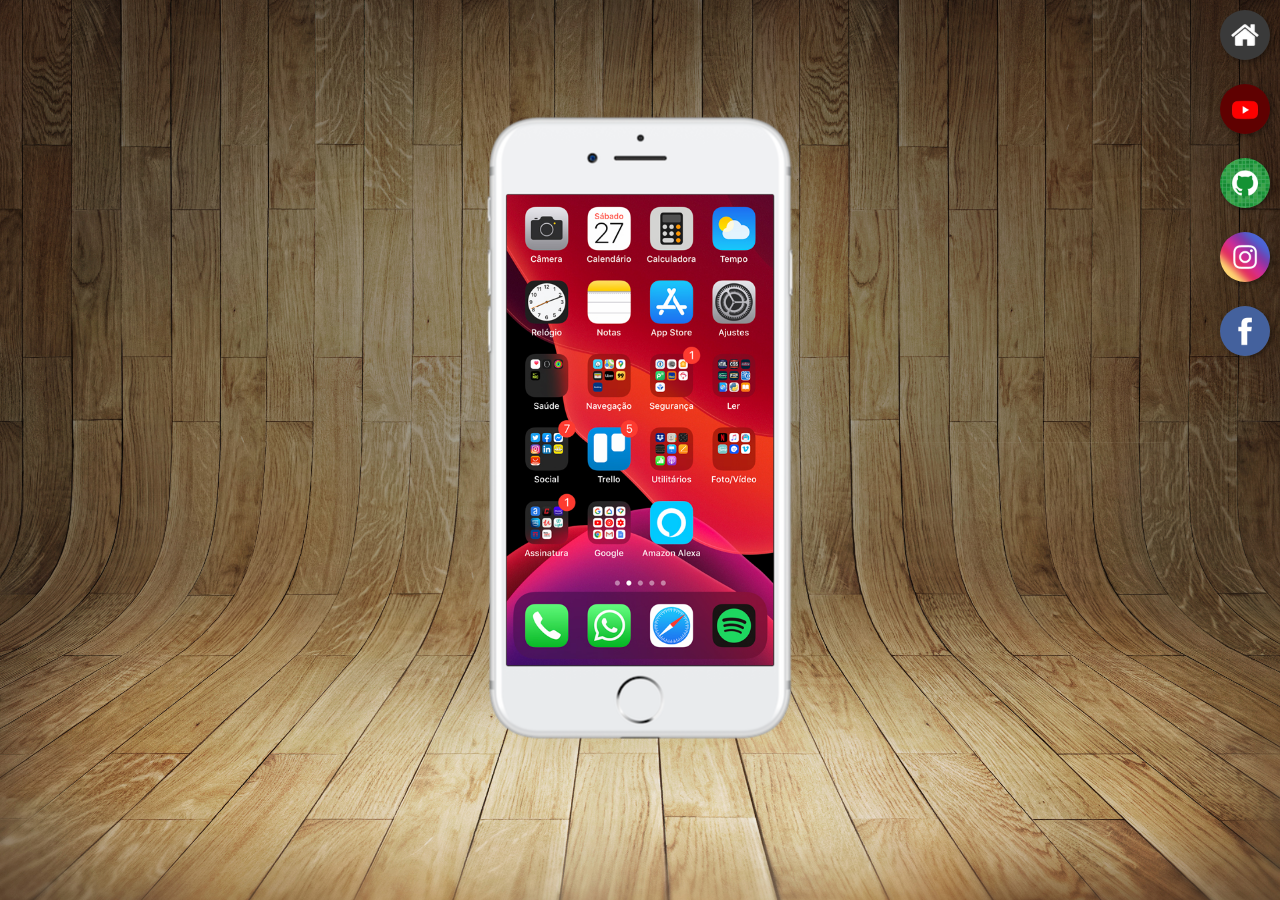
<file: index.html>
<!DOCTYPE html>
<html lang="pt-br">
<head>
    <meta charset="UTF-8">
    <meta name="viewport" content="width=device-width, initial-scale=1.0">
    <link rel="shortcut icon" href="favicon.ico" type="image/x-icon">
    <link rel="stylesheet" href="estilos/style.css">
    <title>Projeto Redes Sociais</title>
</head>
<body>
   <main>
        <section id="telefone">
            <iframe src="home.html" name="tela" id="tela" frameborder="0">
                <p>O seu navegador nao e compativel com isso!</p>
            </iframe>
        </section>
        <section id="redes-sociais">
            <a href="home.html" target="tela"><img src="imagens/logo-home.jpg" alt="home"></a><br>
            <a href="youtube.html" target="tela"><img src="imagens/logo-youtube.jpg" alt="youtube"></a><br>
            <a href="github.html" target="tela"><img src="imagens/logo-github.jpg" alt="github"></a><br>
            <a href="instagram.html" target="tela"><img src="imagens/logo-instagram.jpg" alt="instagram"></a><br>
            <a href="facebook.html" target="tela"><img src="imagens/logo-facebook.jpg" alt="facbeook"></a>
        </section>
   </main>
</body>
</html>
</file>
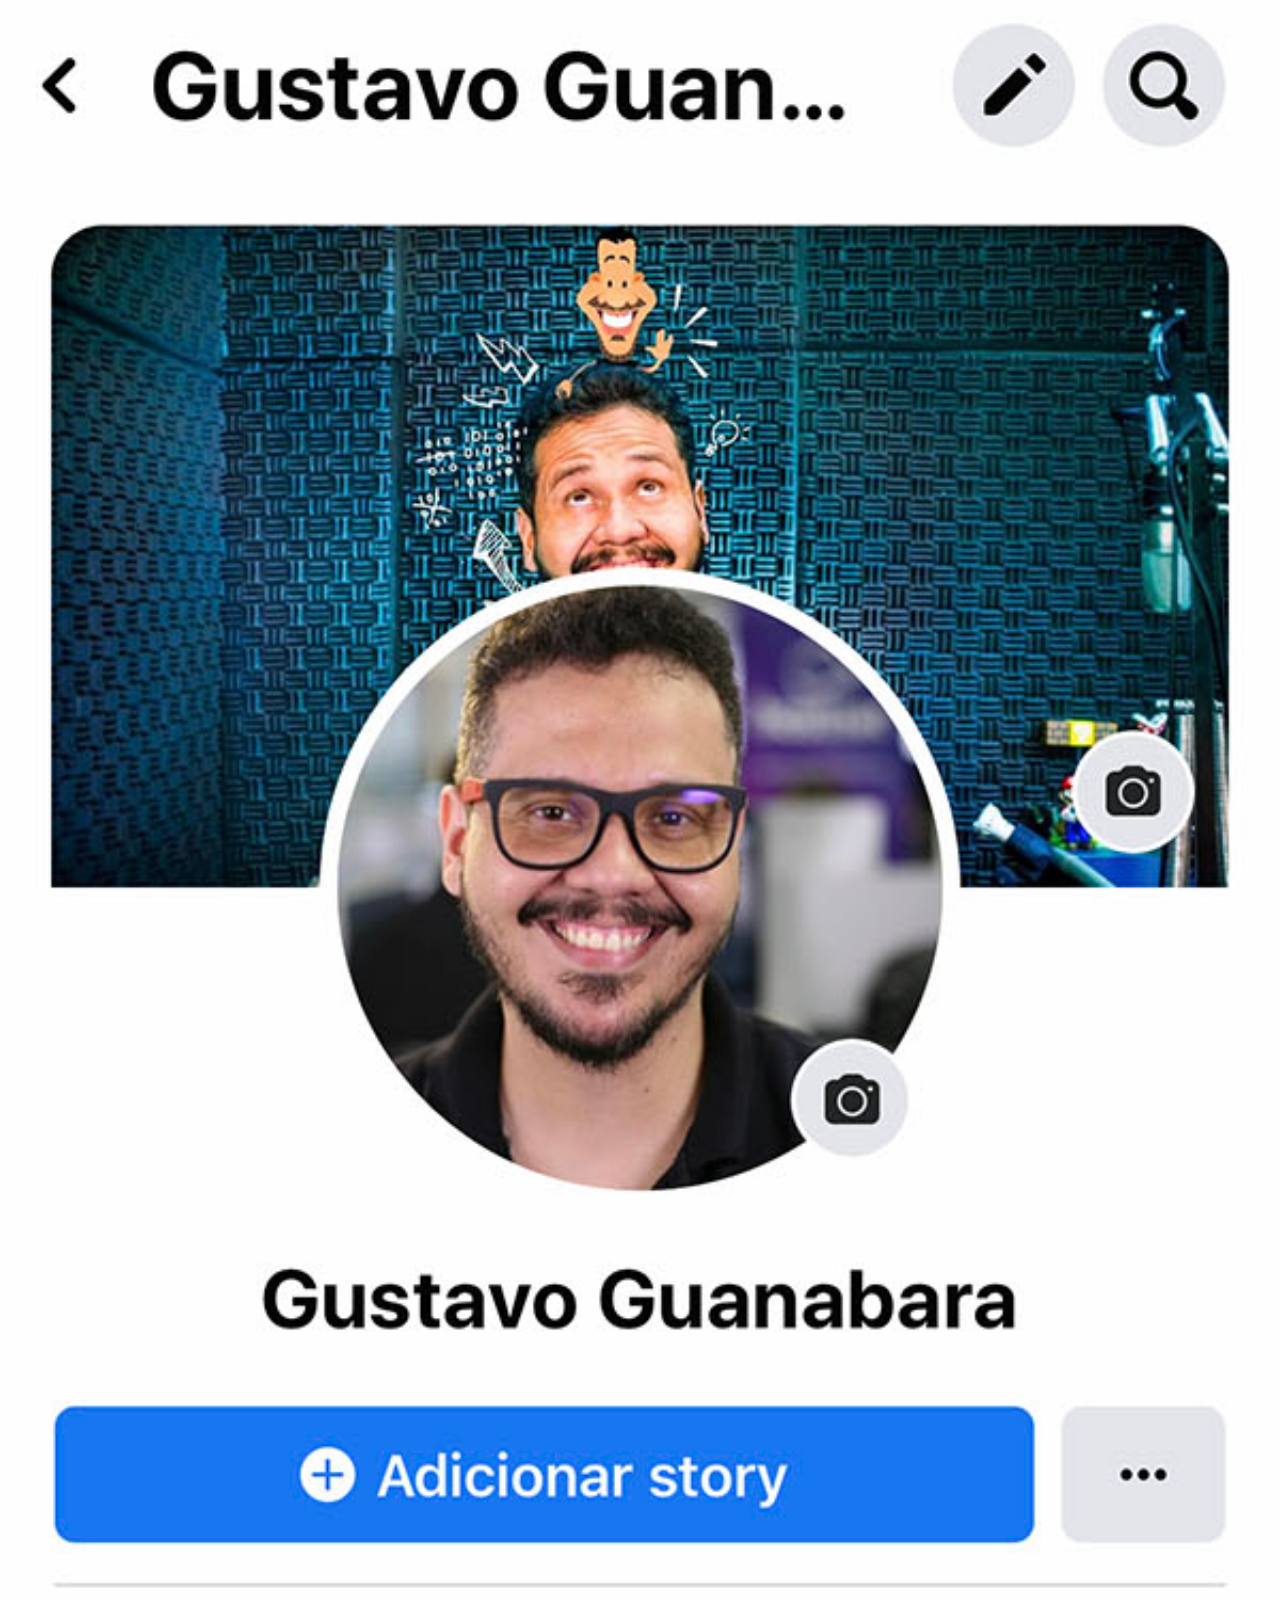
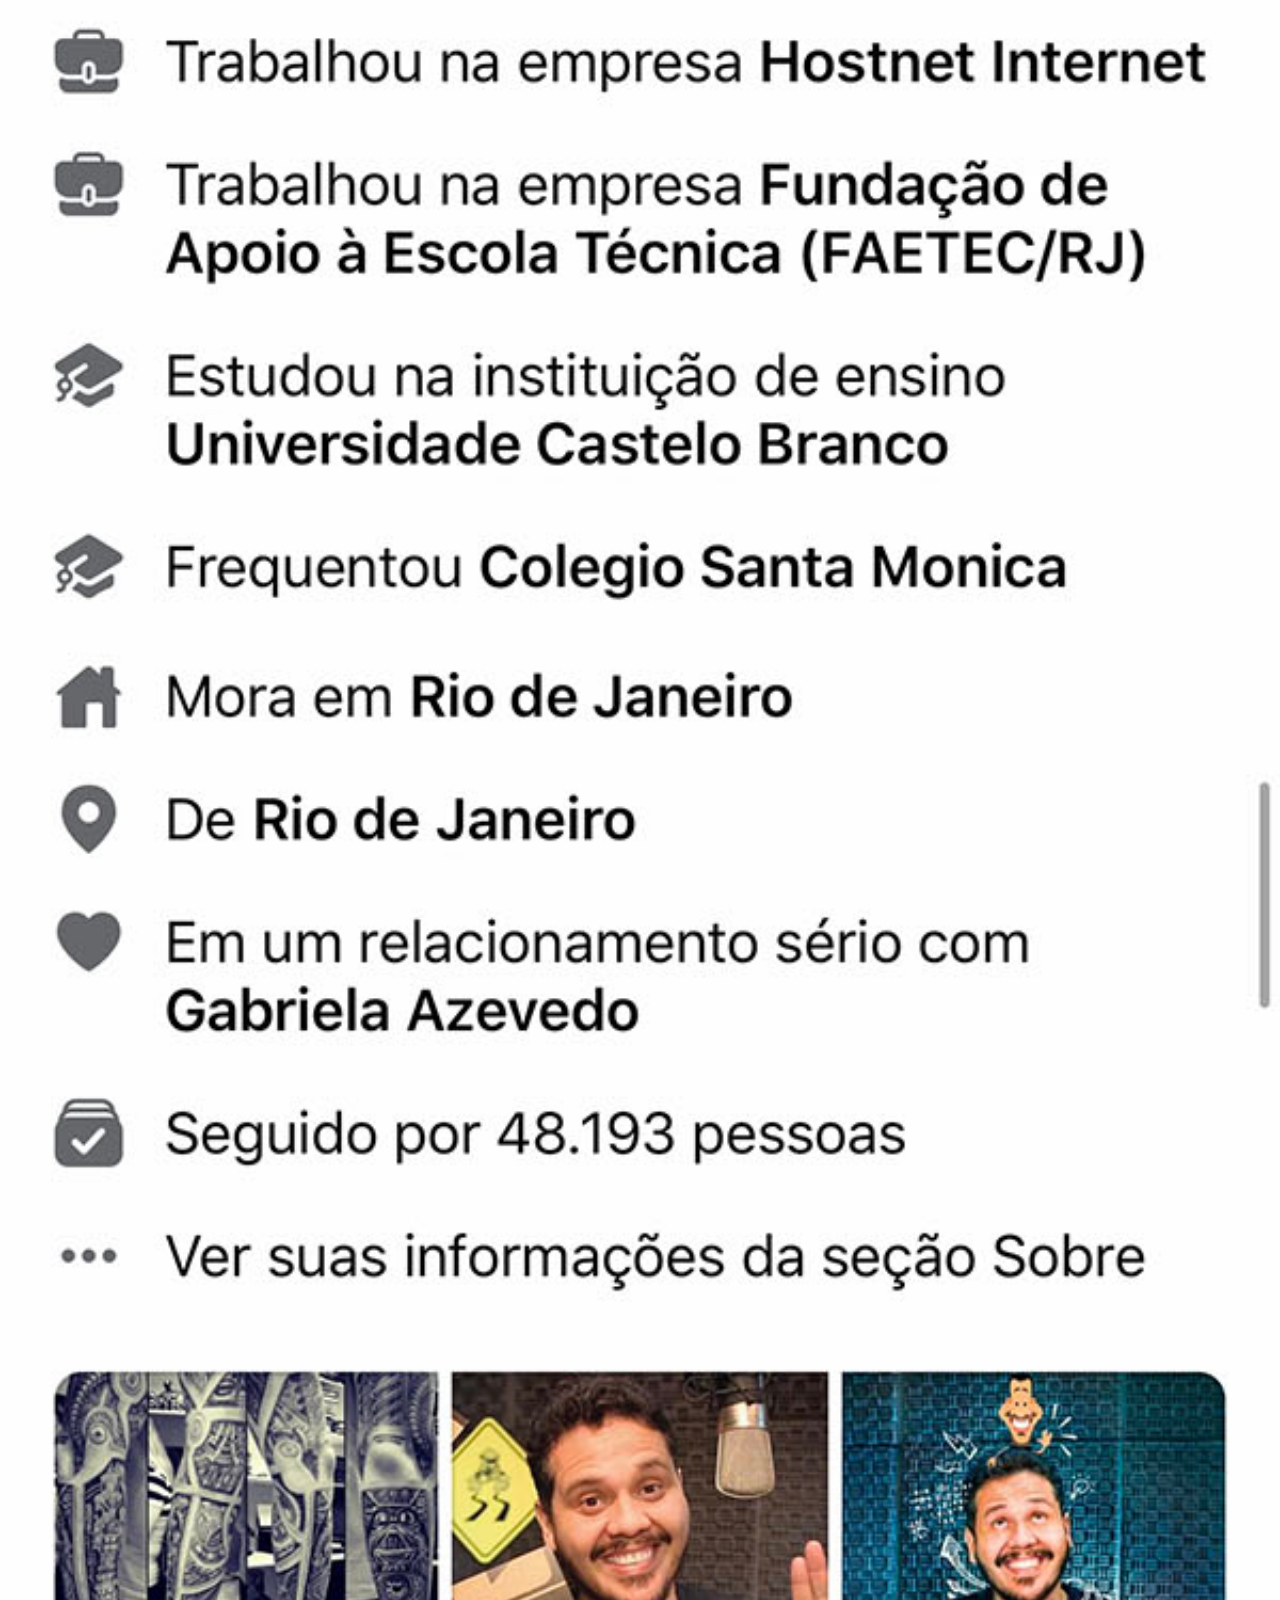
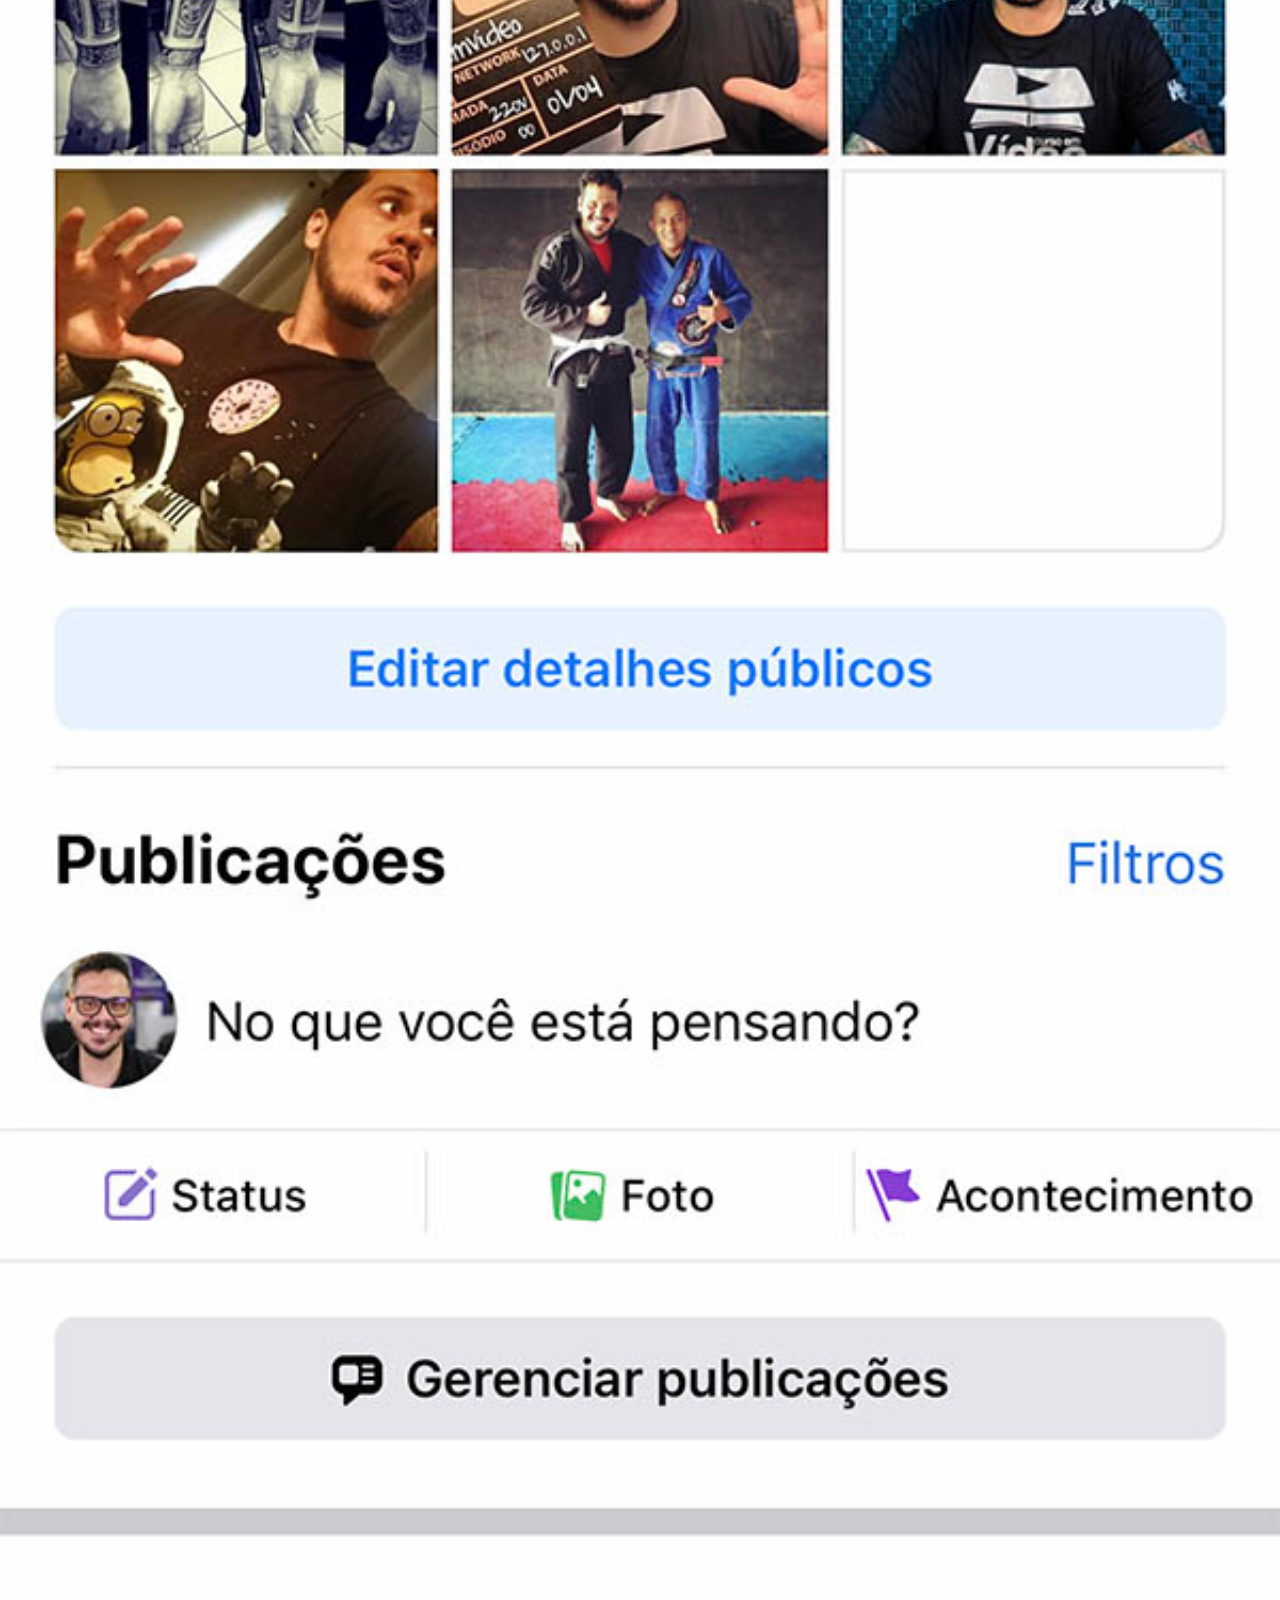
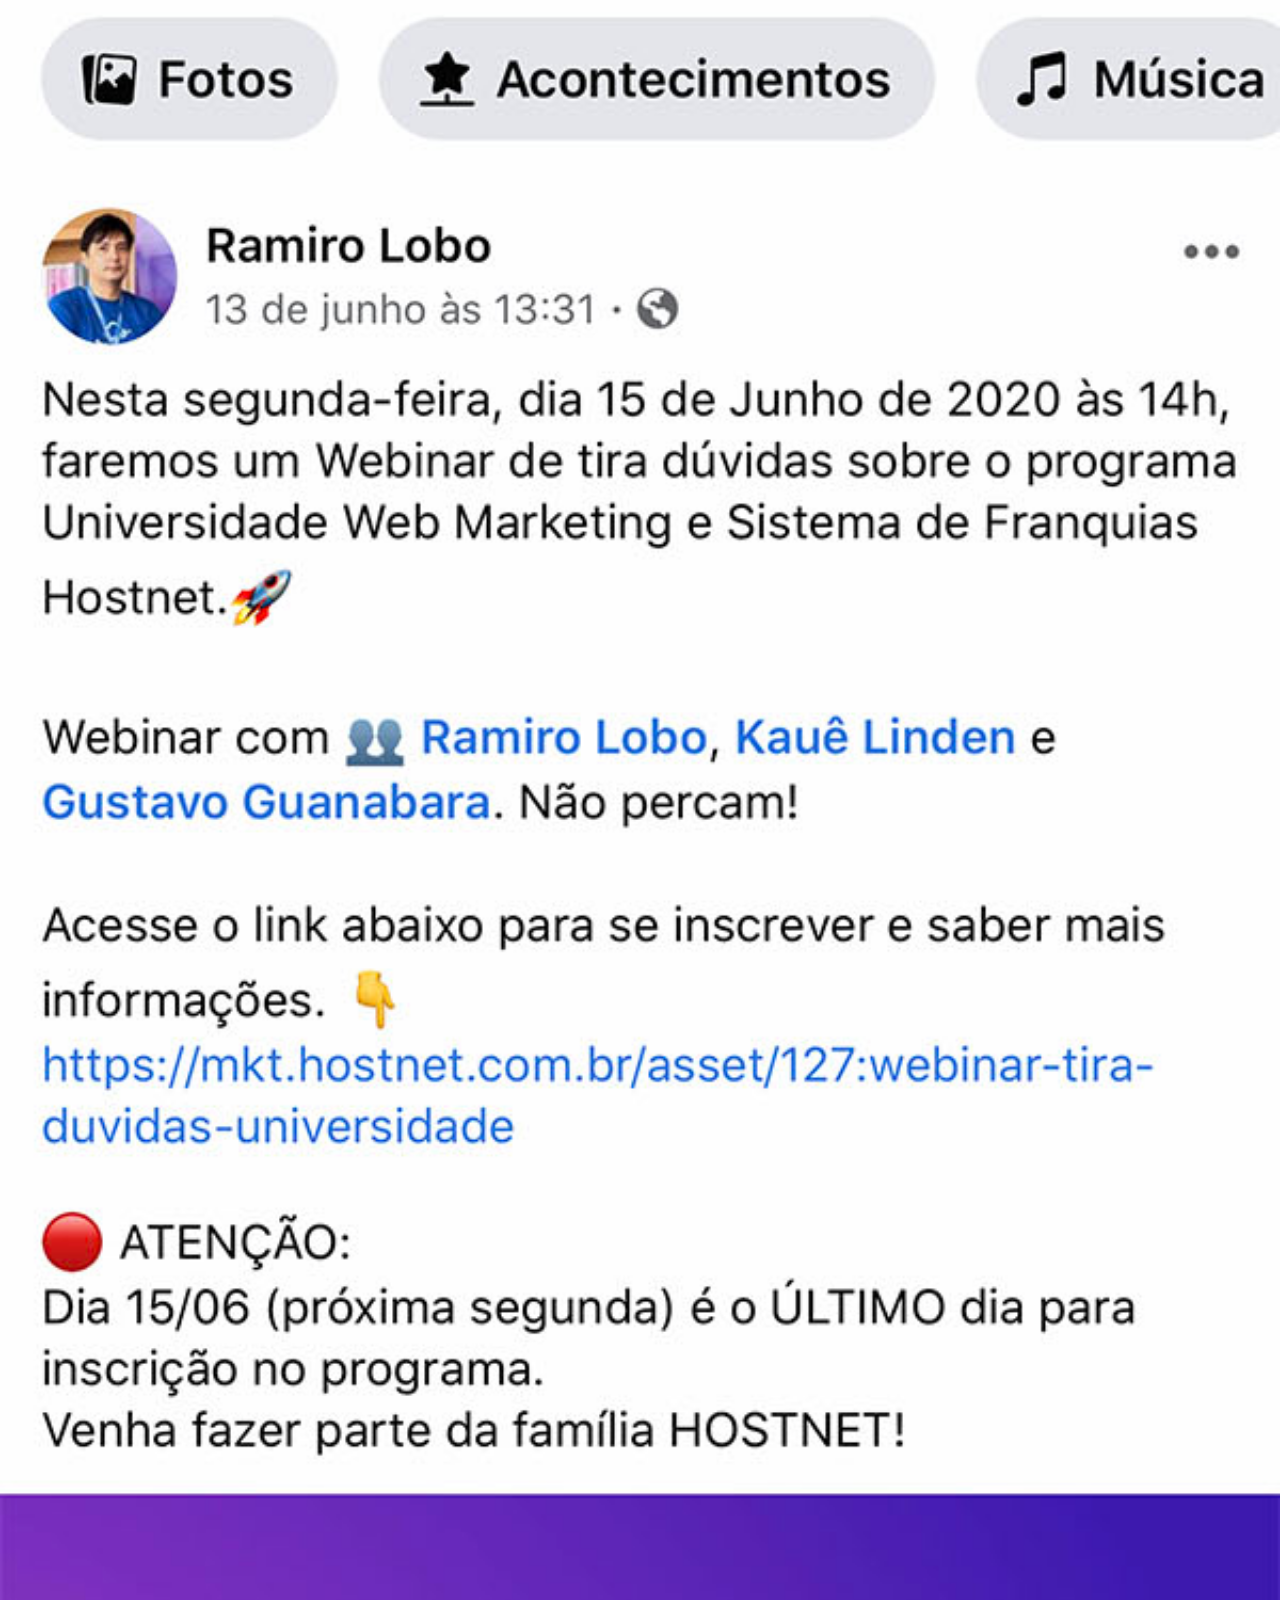
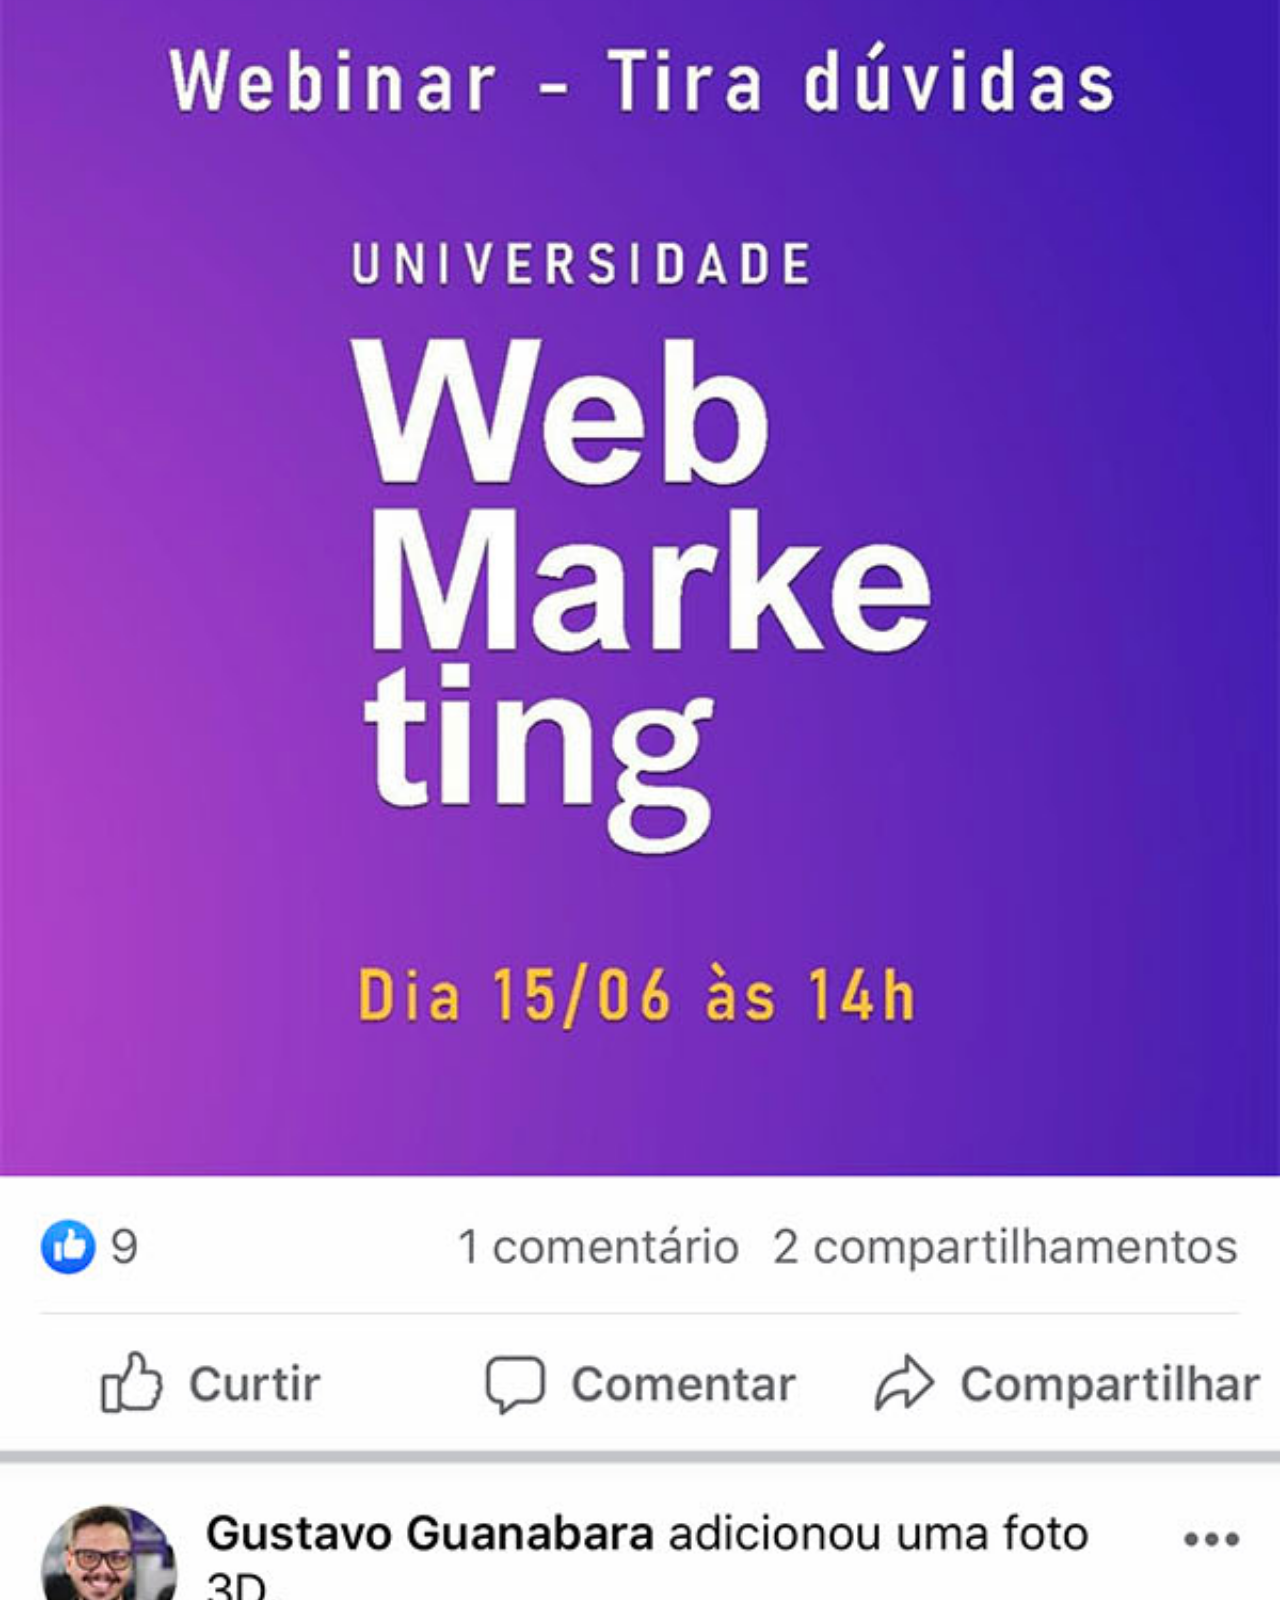
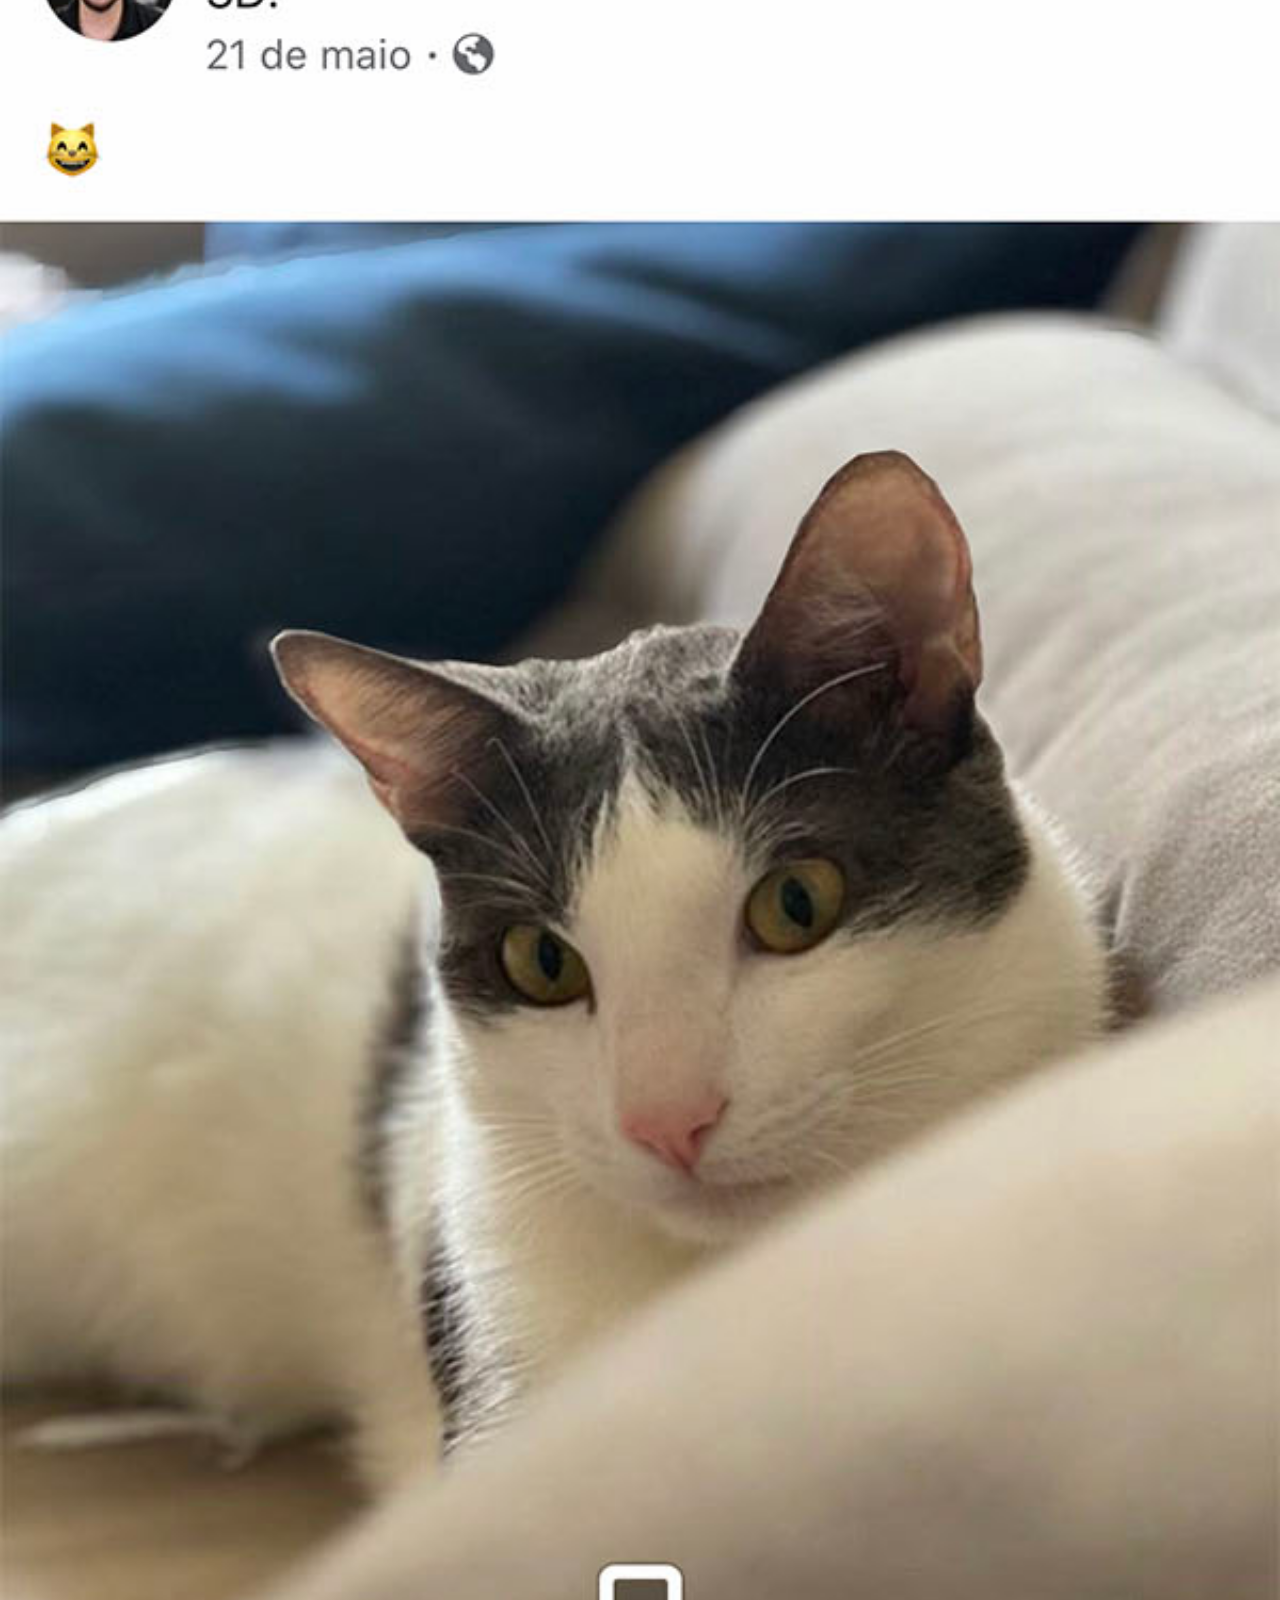
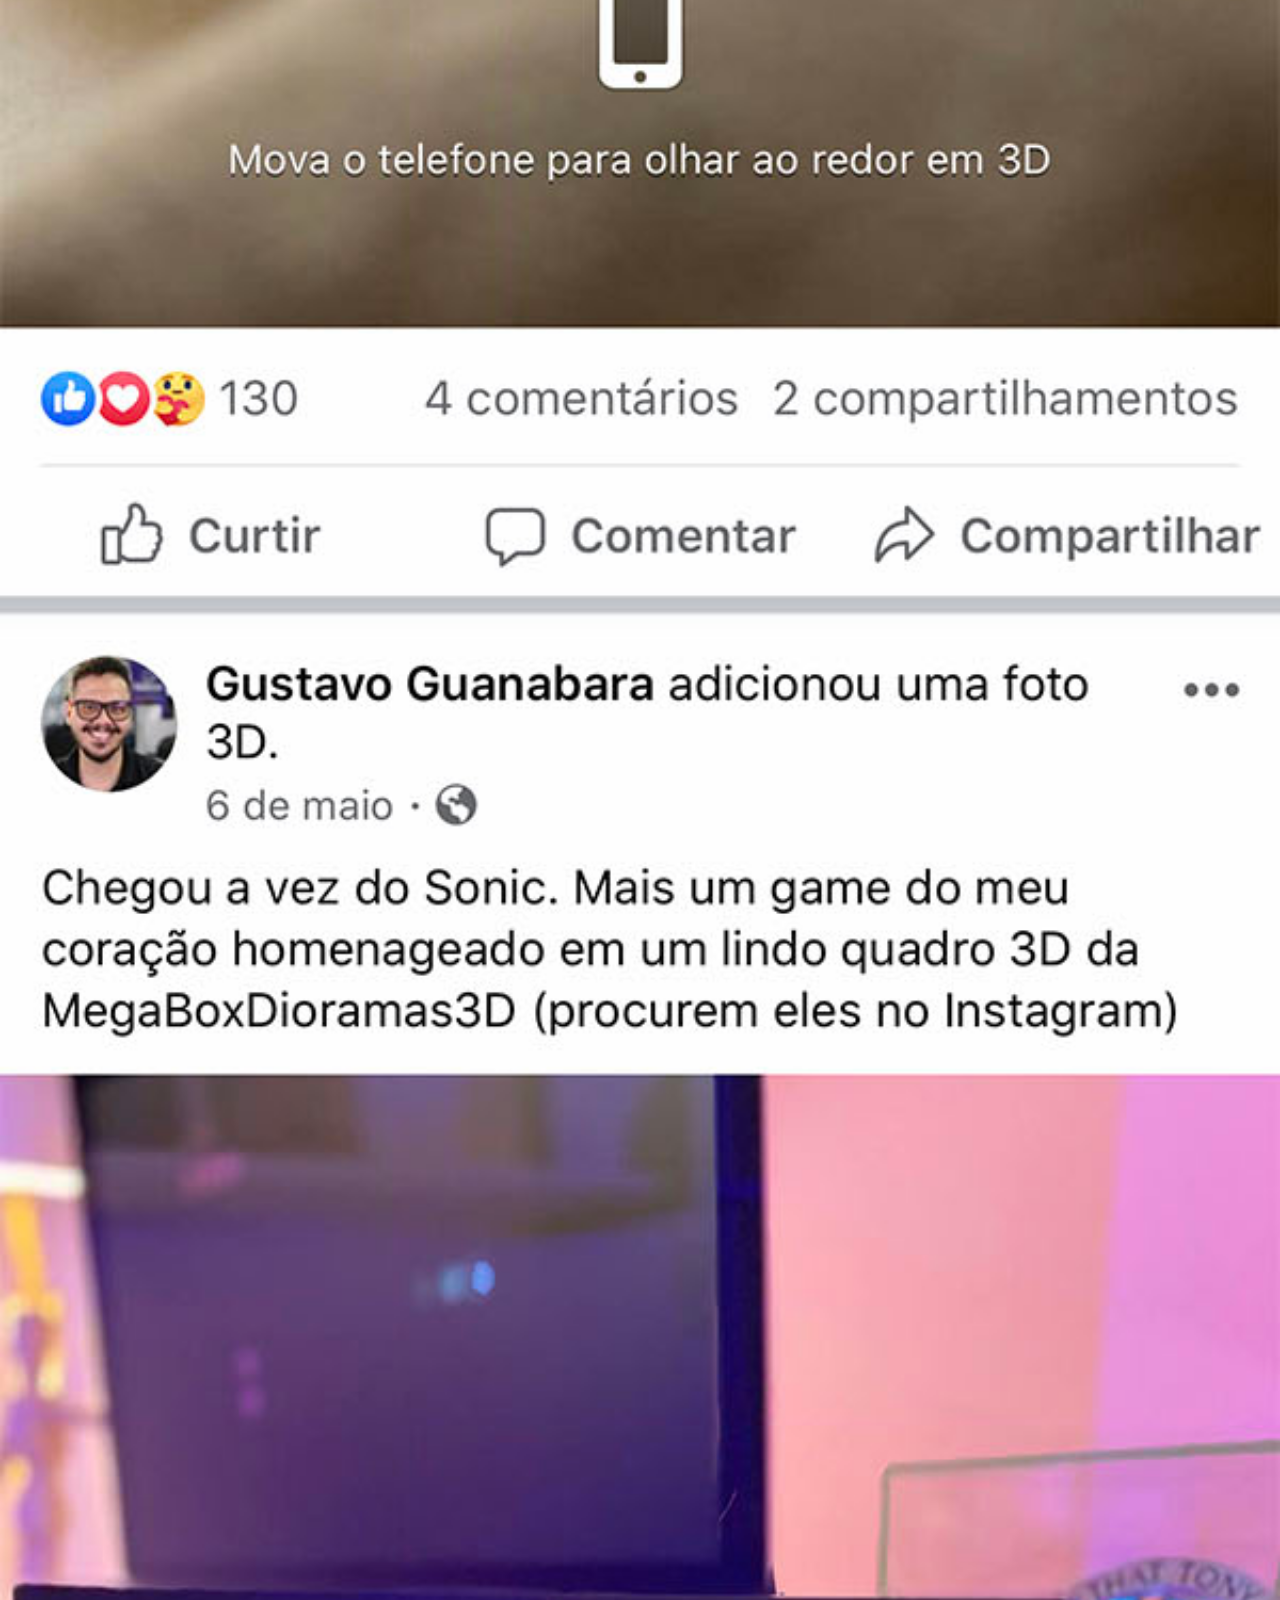
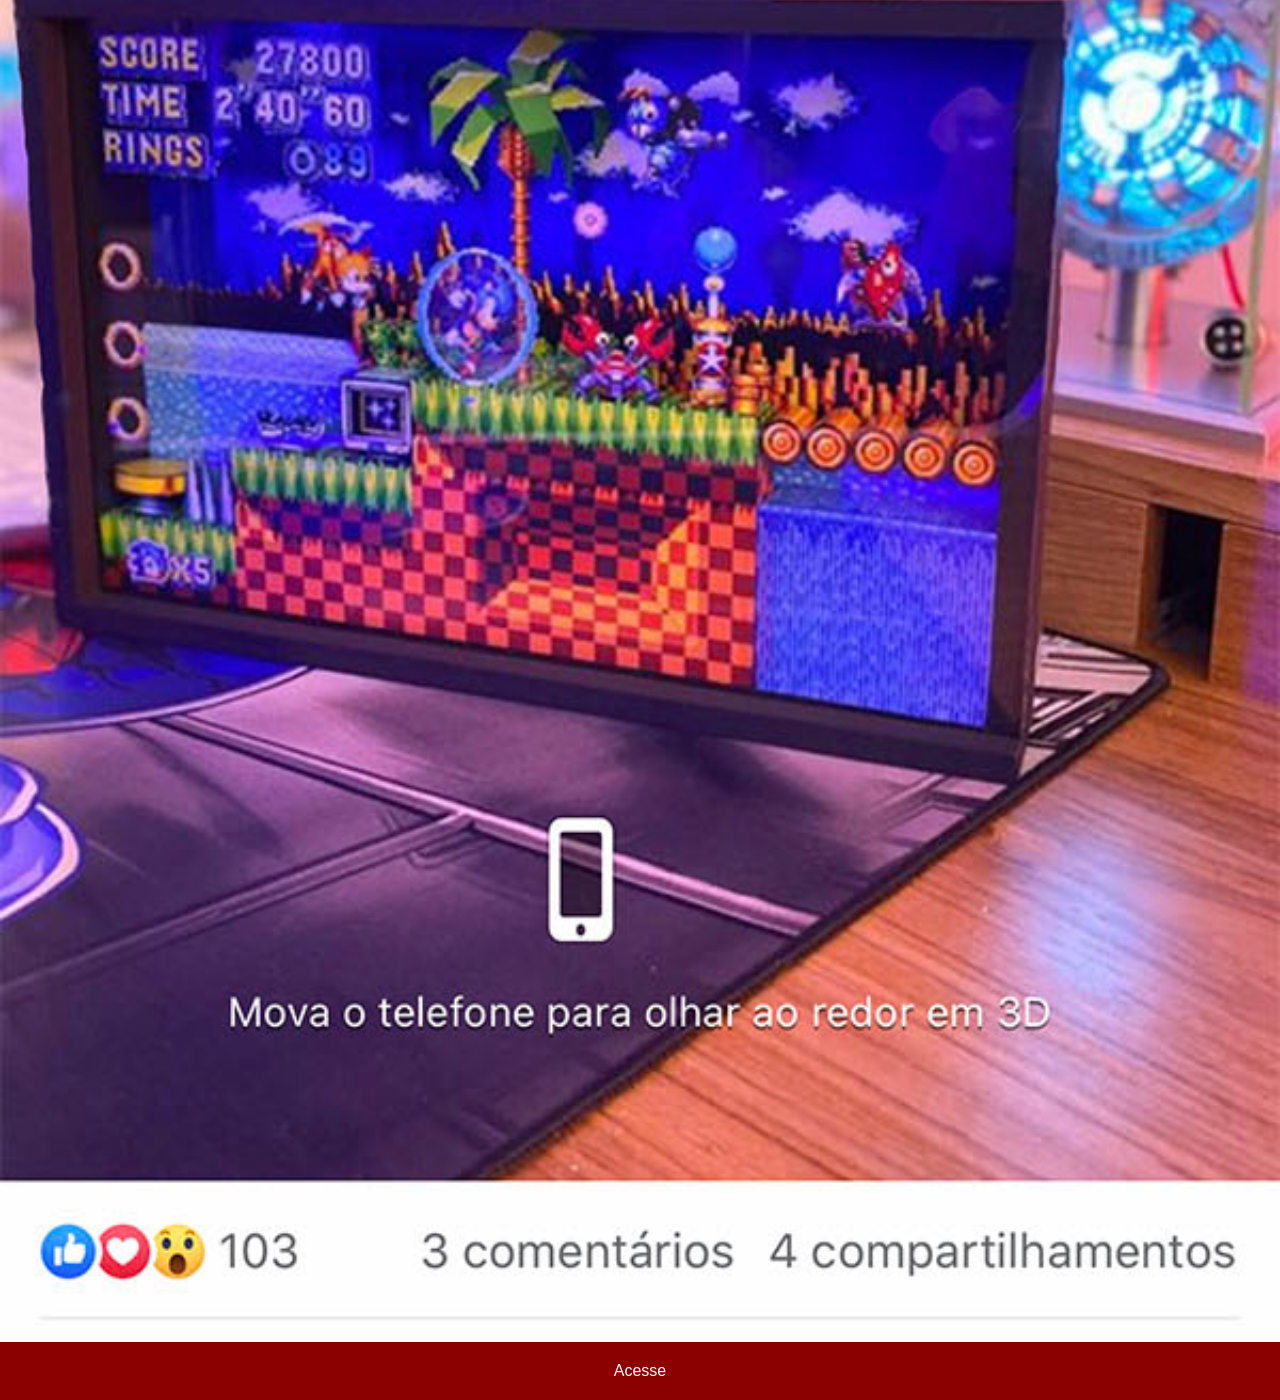
<file: facebook.html>
<!DOCTYPE html>
<html lang="pt-br">
<head>
    <meta charset="UTF-8">
    <meta name="viewport" content="width=device-width, initial-scale=1.0">
    <title>facebook</title>
    <link rel="stylesheet" href="estilos/social.css">
</head>
<body>
    <img src="imagens/tela-facebook.jpg" alt="facbook">
    <a href="facebook.com" target="_blank">Acesse</a>
</body>
</html>
</file>
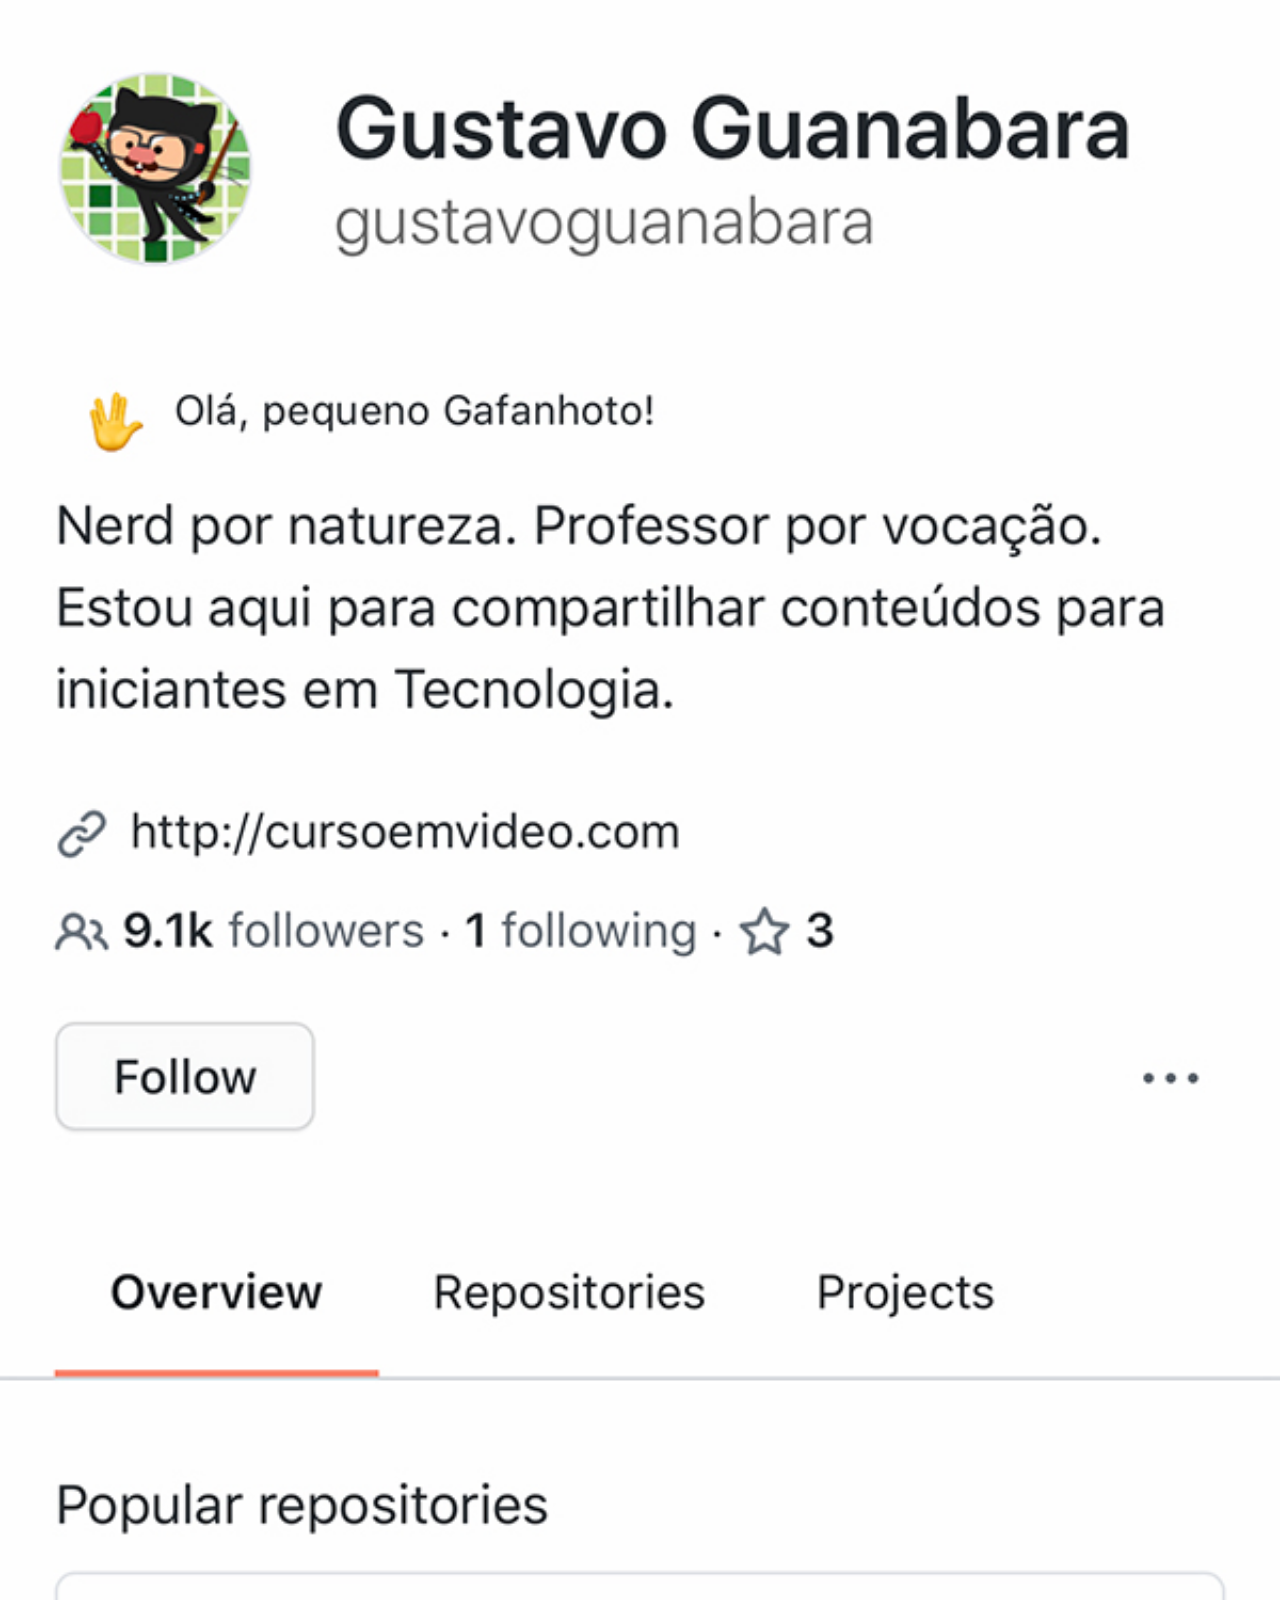
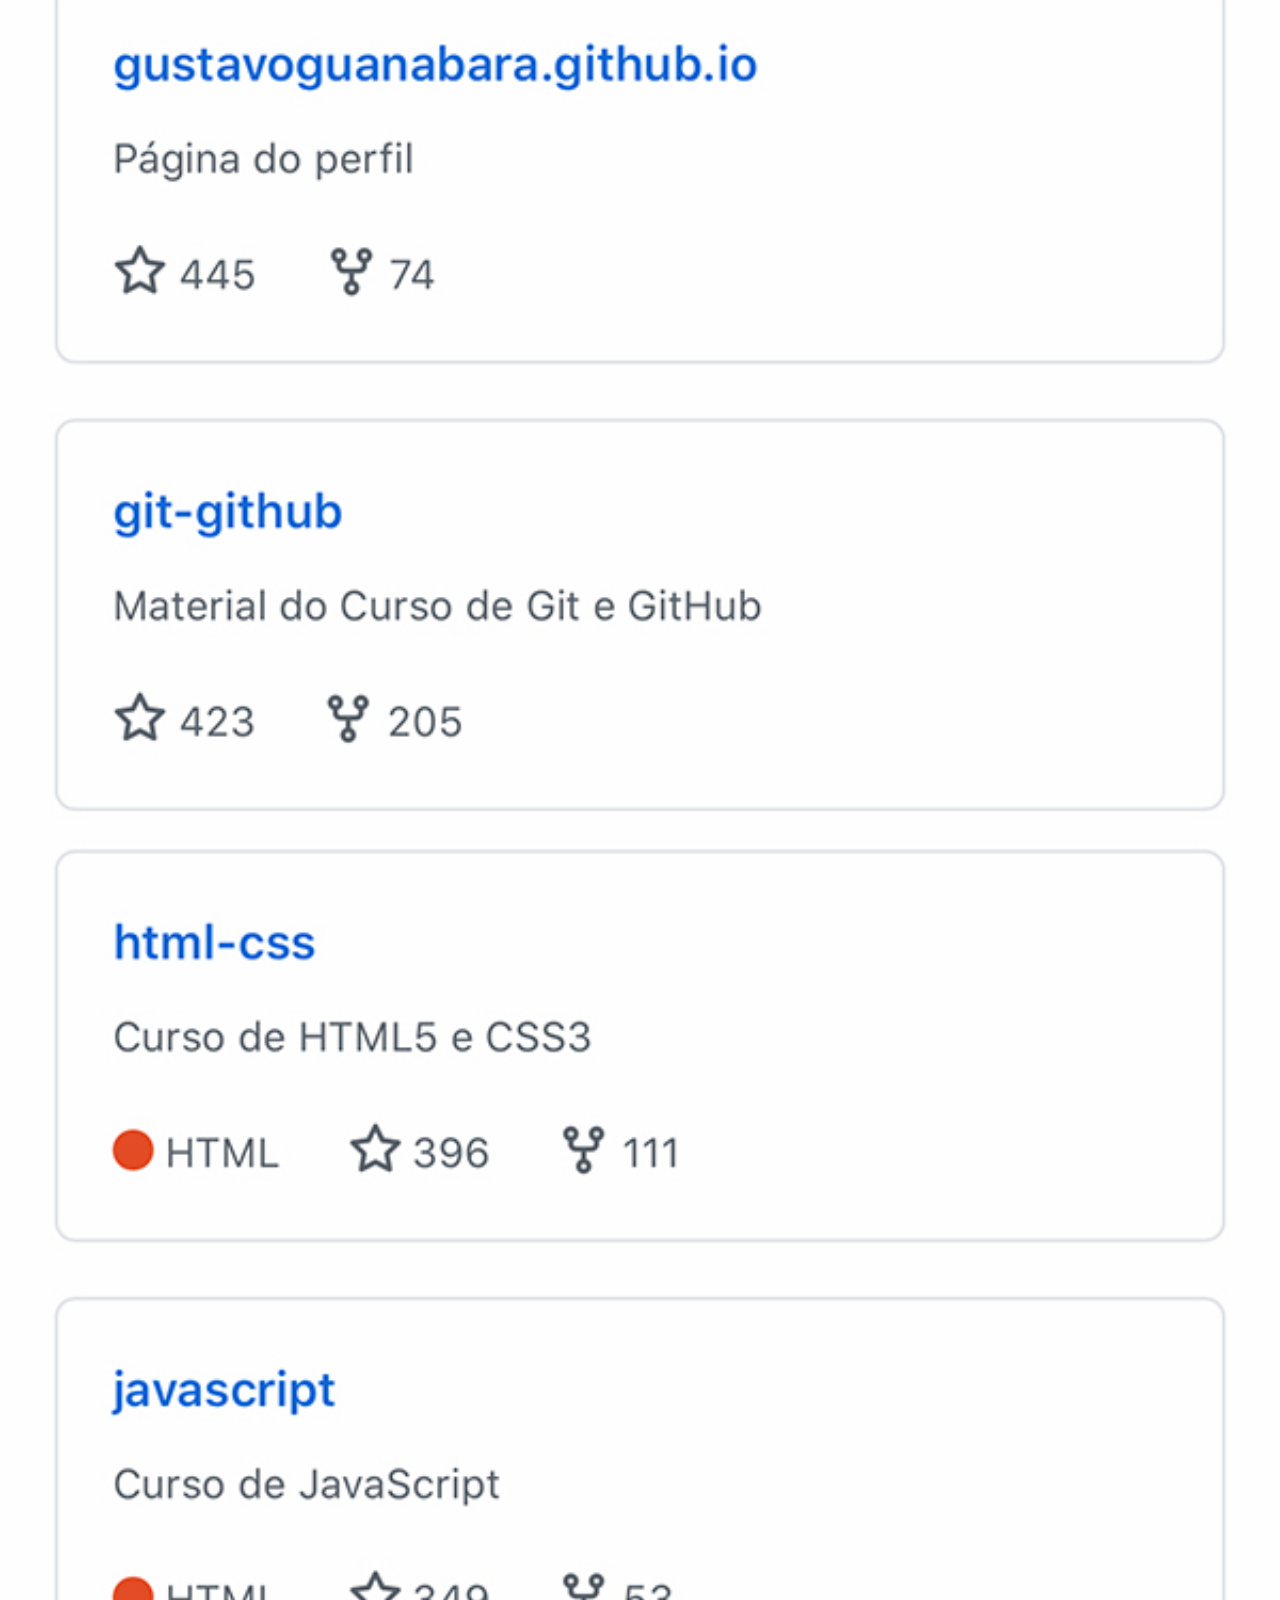
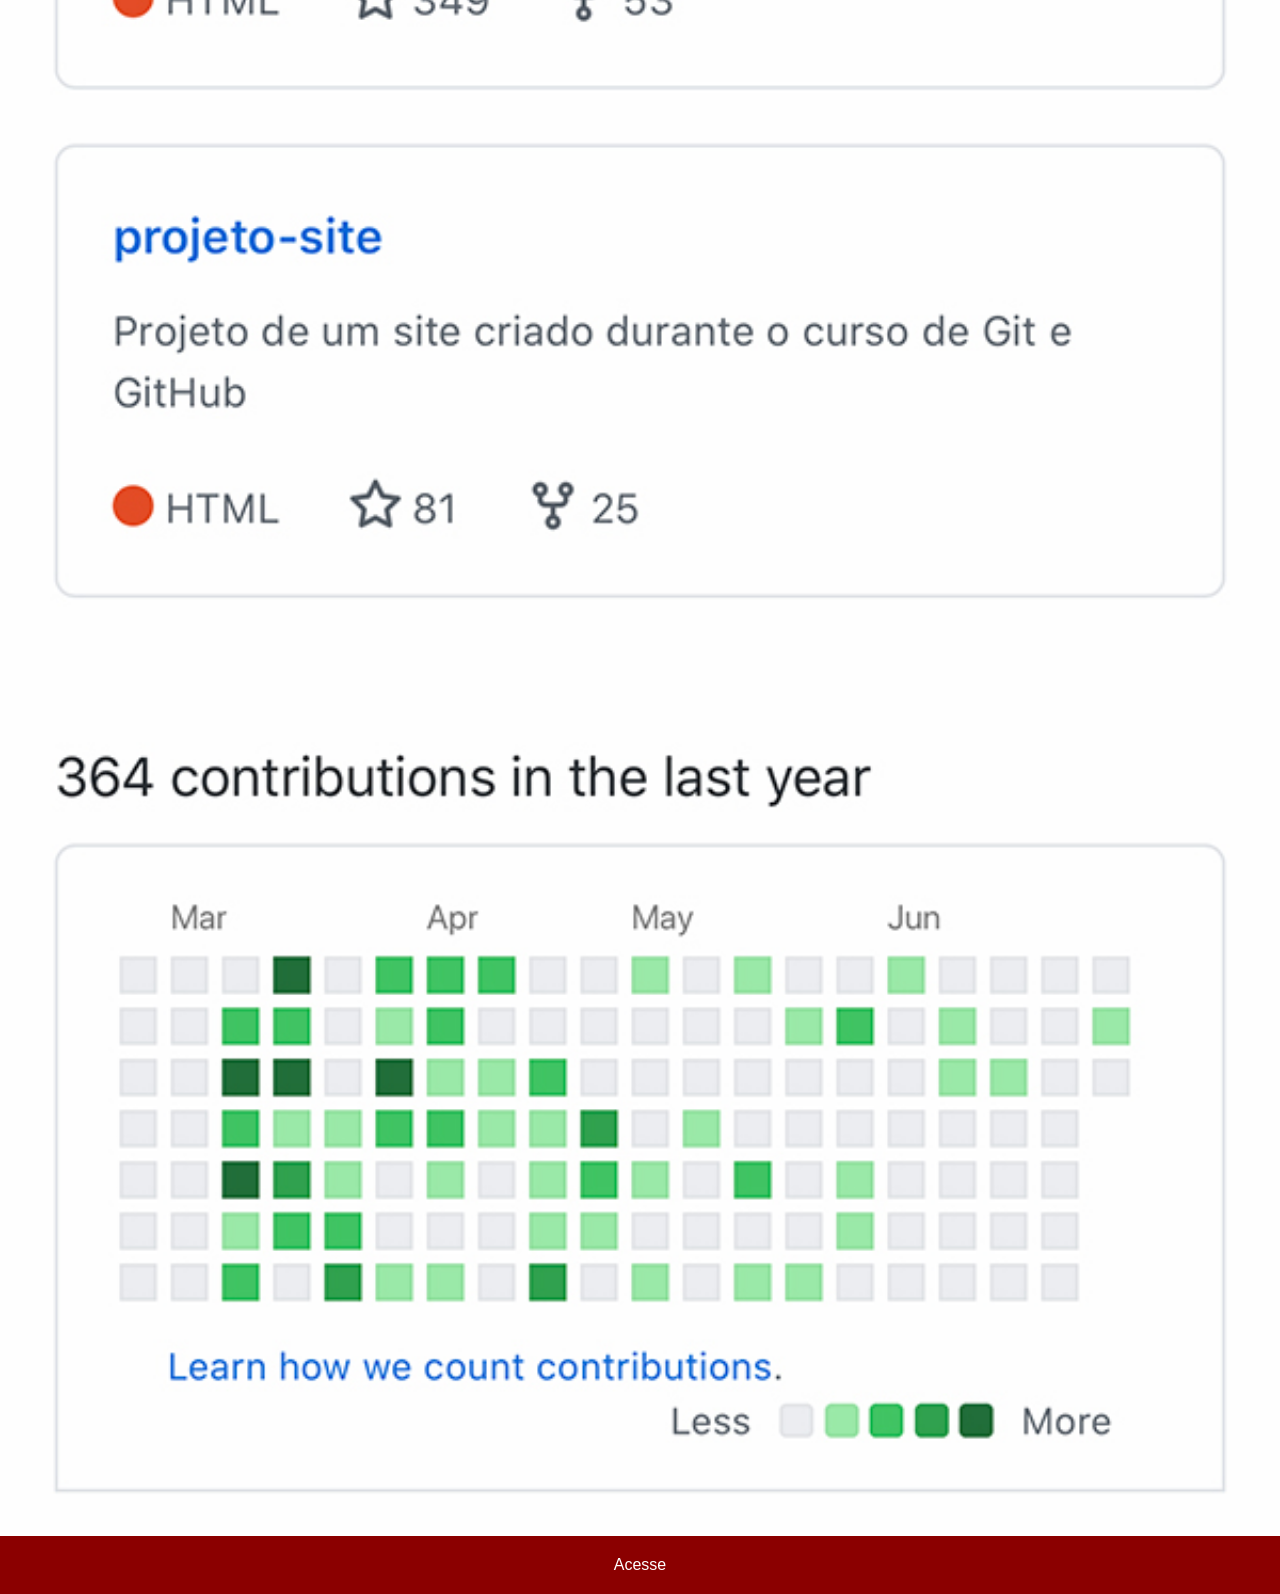
<file: github.html>
<!DOCTYPE html>
<html lang="pt-br">
<head>
    <meta charset="UTF-8">
    <meta name="viewport" content="width=device-width, initial-scale=1.0">
    <title>Github</title>
    <link rel="stylesheet" href="estilos/social.css">
</head>
<body>
    <img src="imagens/tela-github.jpg" alt="Github">
    <a href="github.com/joaomenocci" target="_blank">Acesse</a>
</body>
</html>
</file>
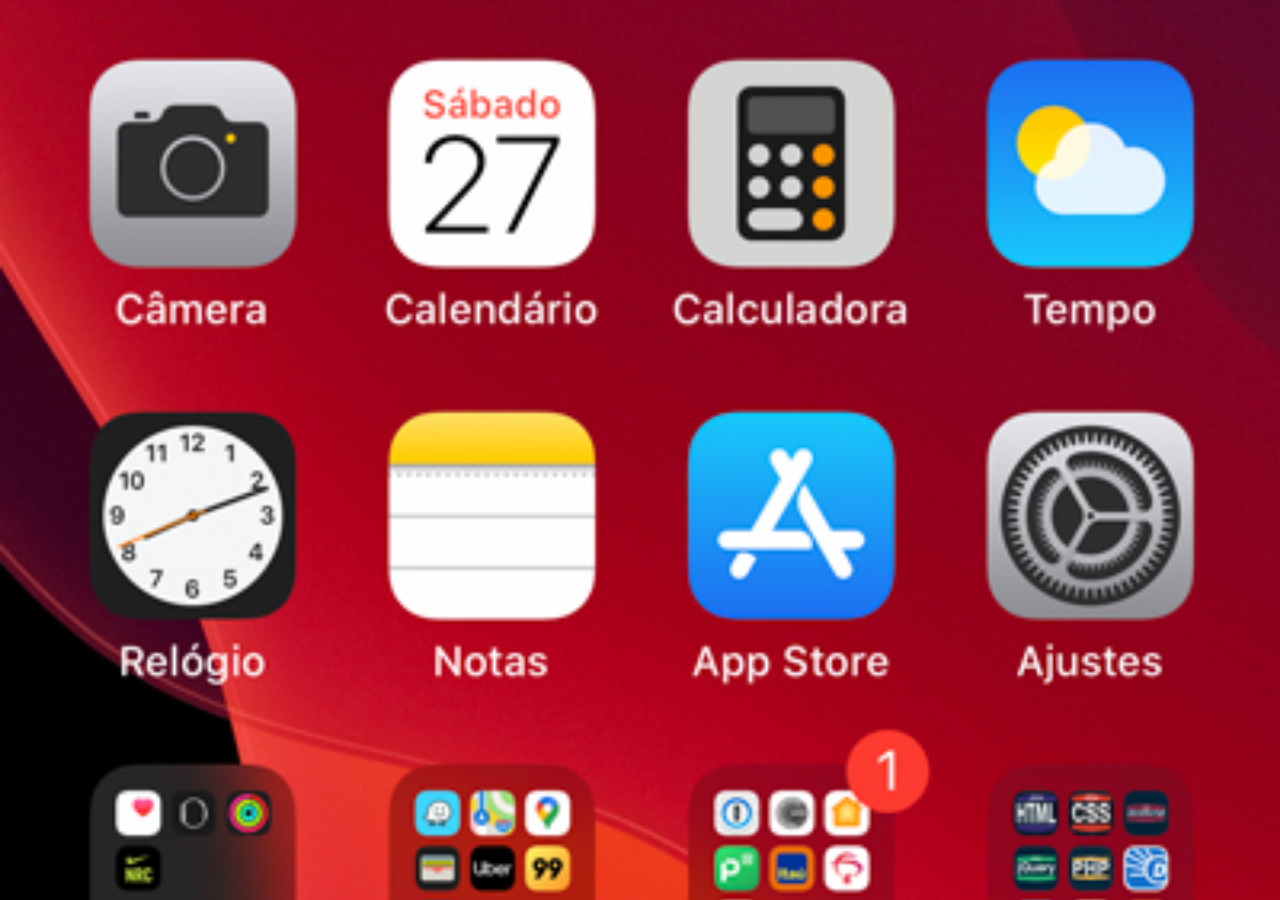
<file: home.html>
<!DOCTYPE html>
<html lang="pt-br">
<head>
    <meta charset="UTF-8">
    <meta name="viewport" content="width=device-width, initial-scale=1.0">
    <title>Home</title>
</head>
<style>
    * {
        margin: 0px;
        padding: 0px;
    }

    body {
        width: 100vw;
        height: 100vh;
        background: black url(imagens/tela-home.jpg) no-repeat top center;
        background-size: cover;
    }

</style>
<body>
    
</body>
</html>
</file>
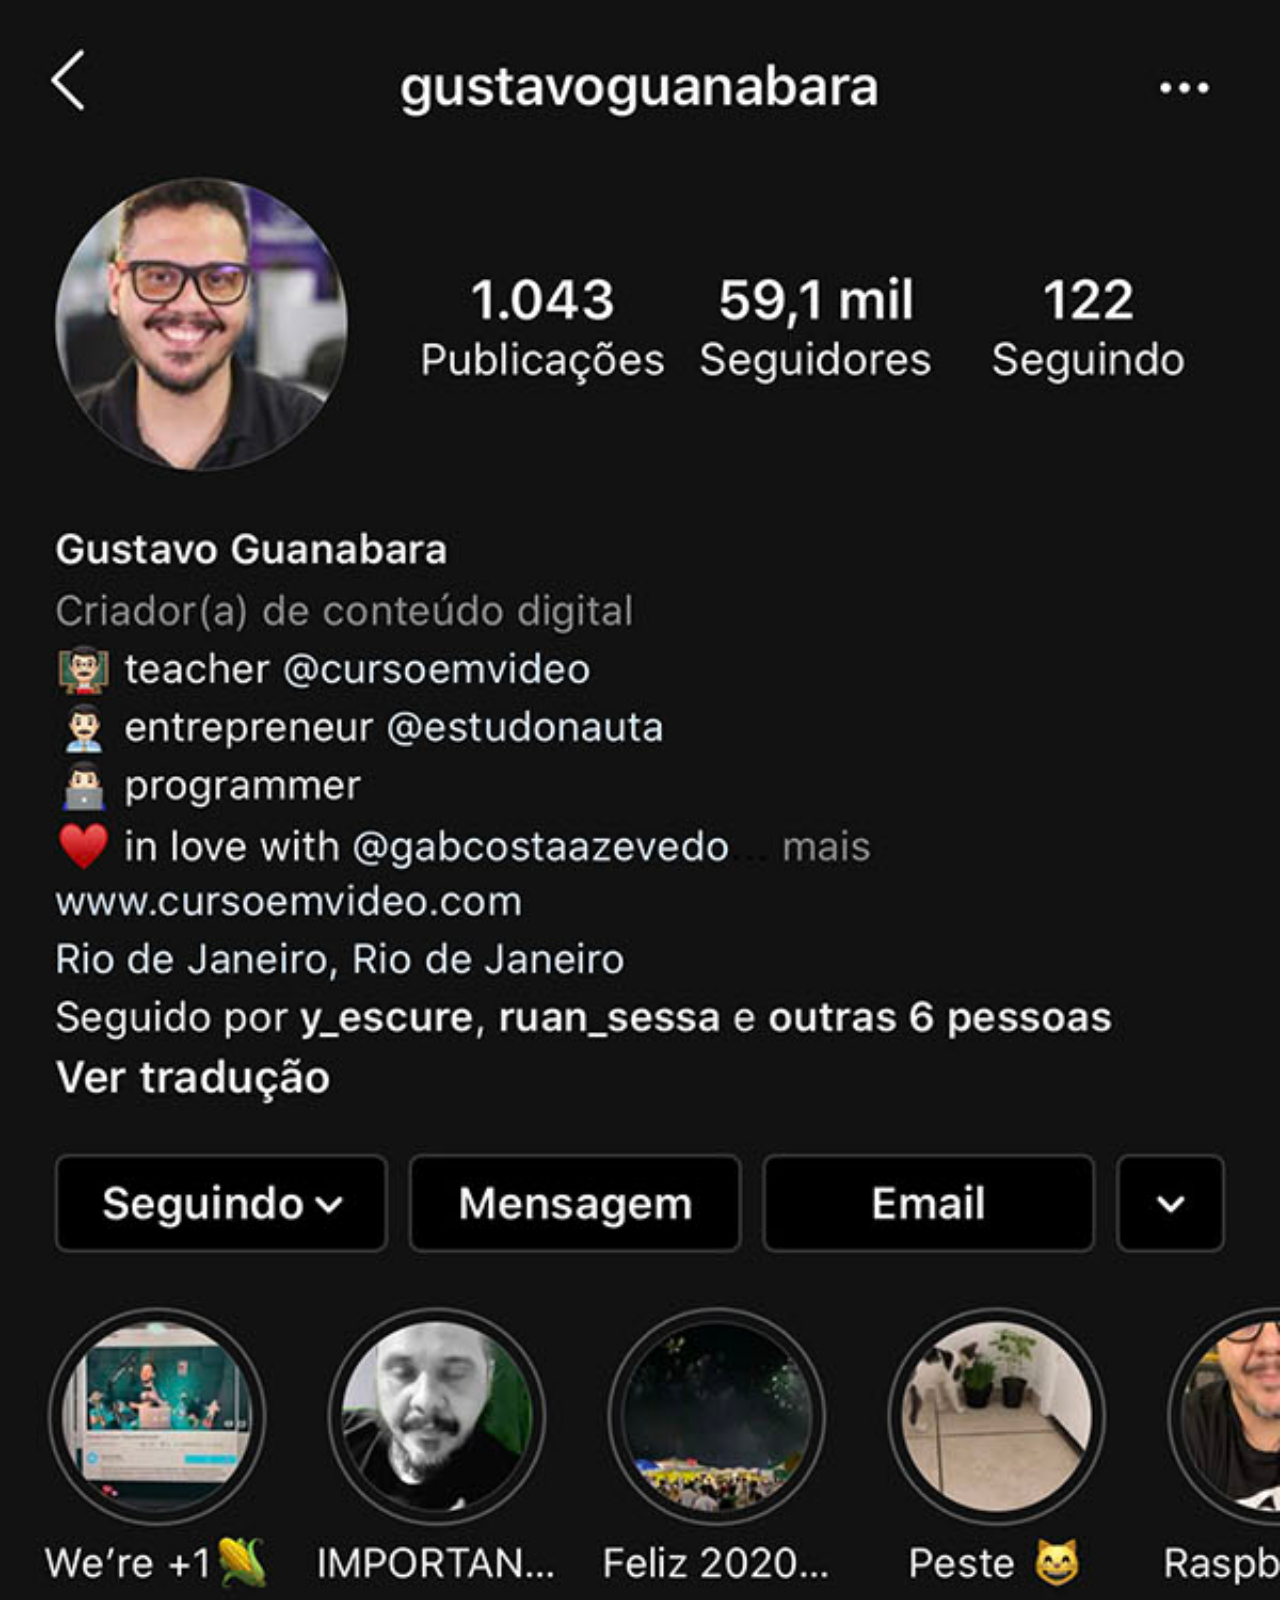
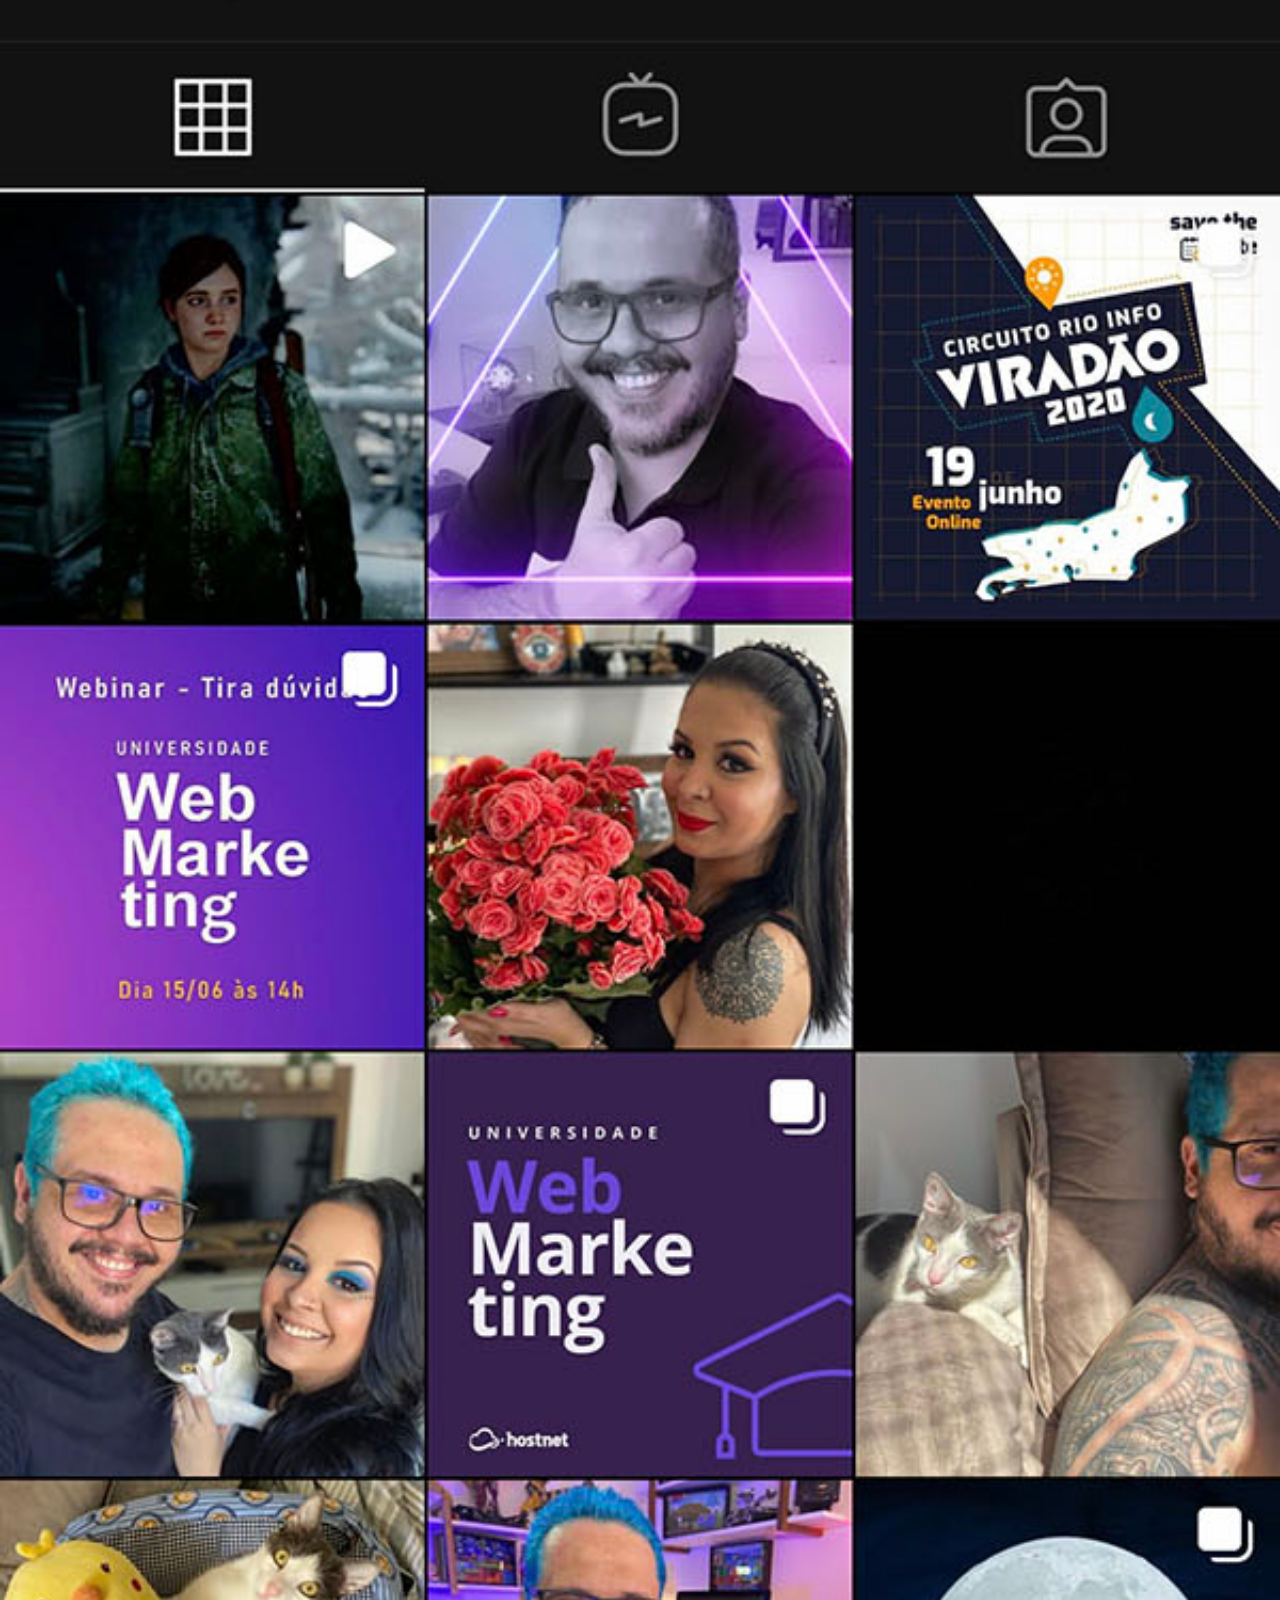
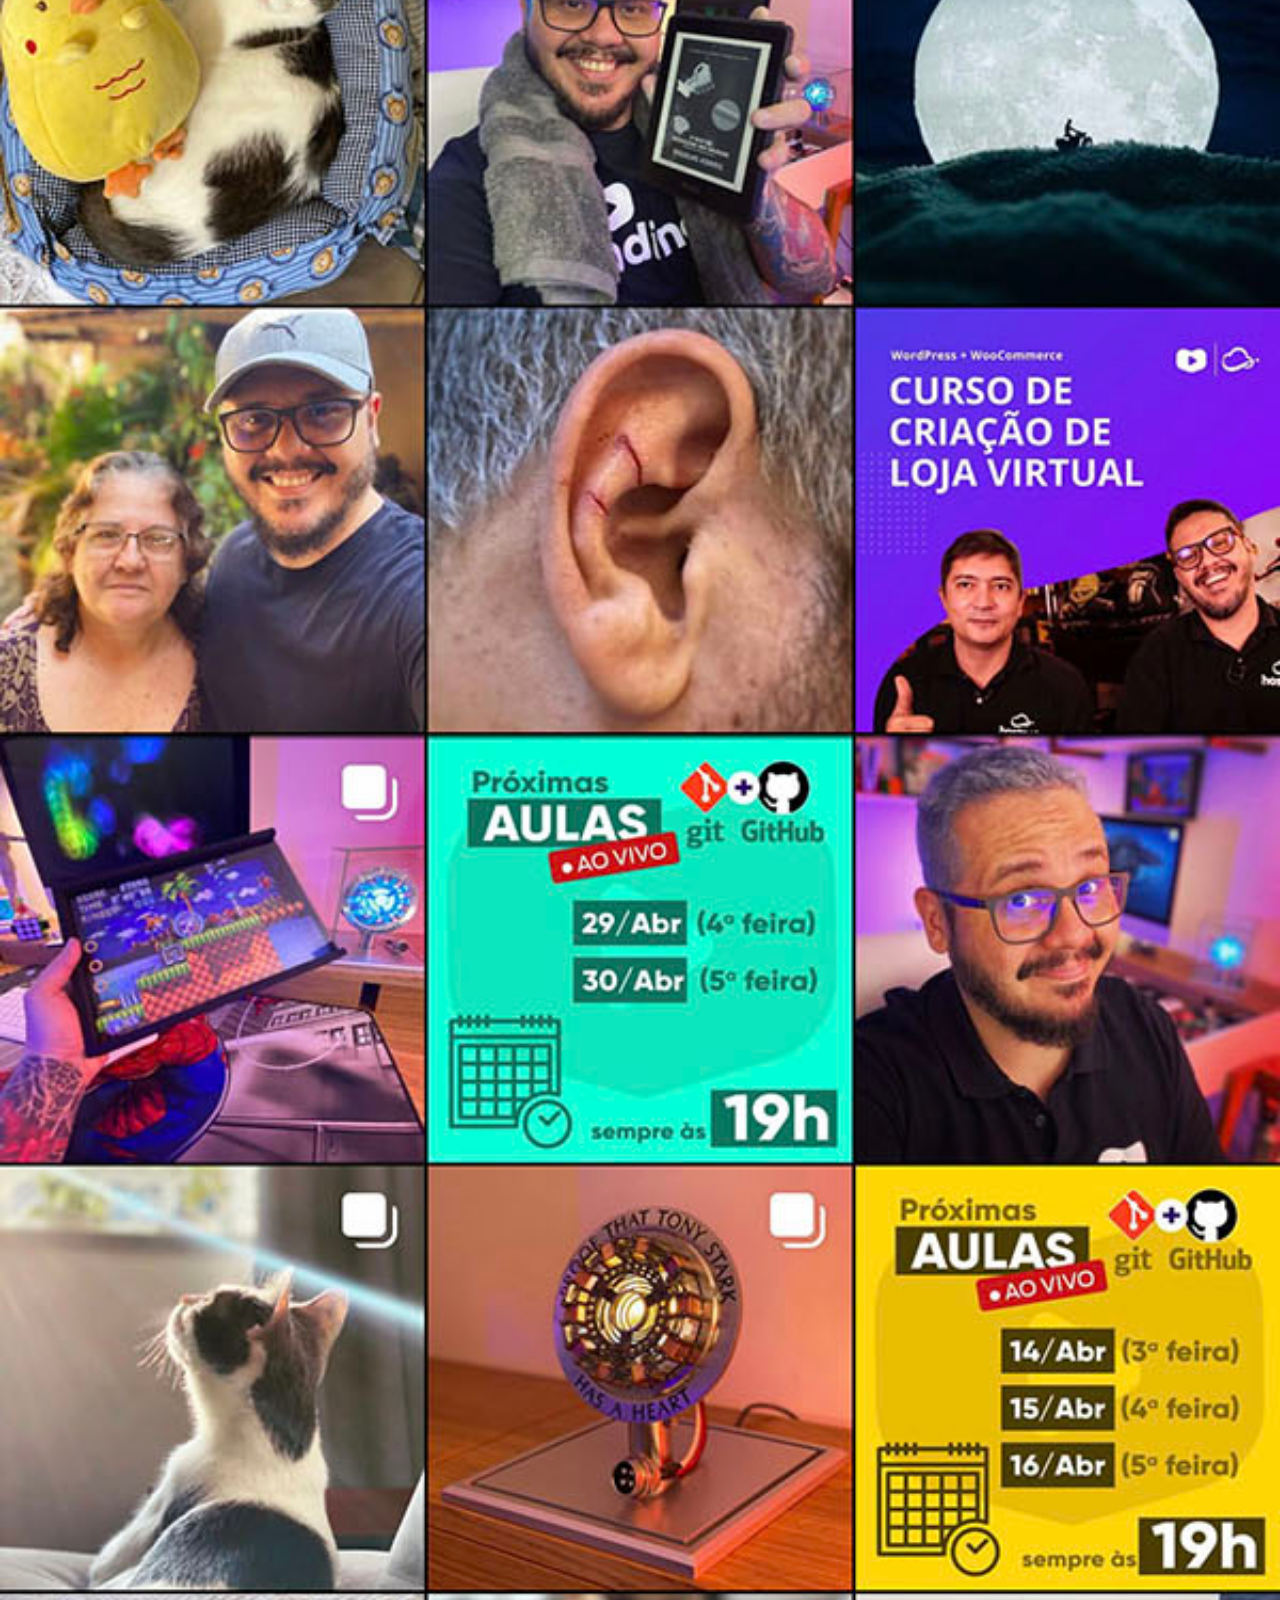
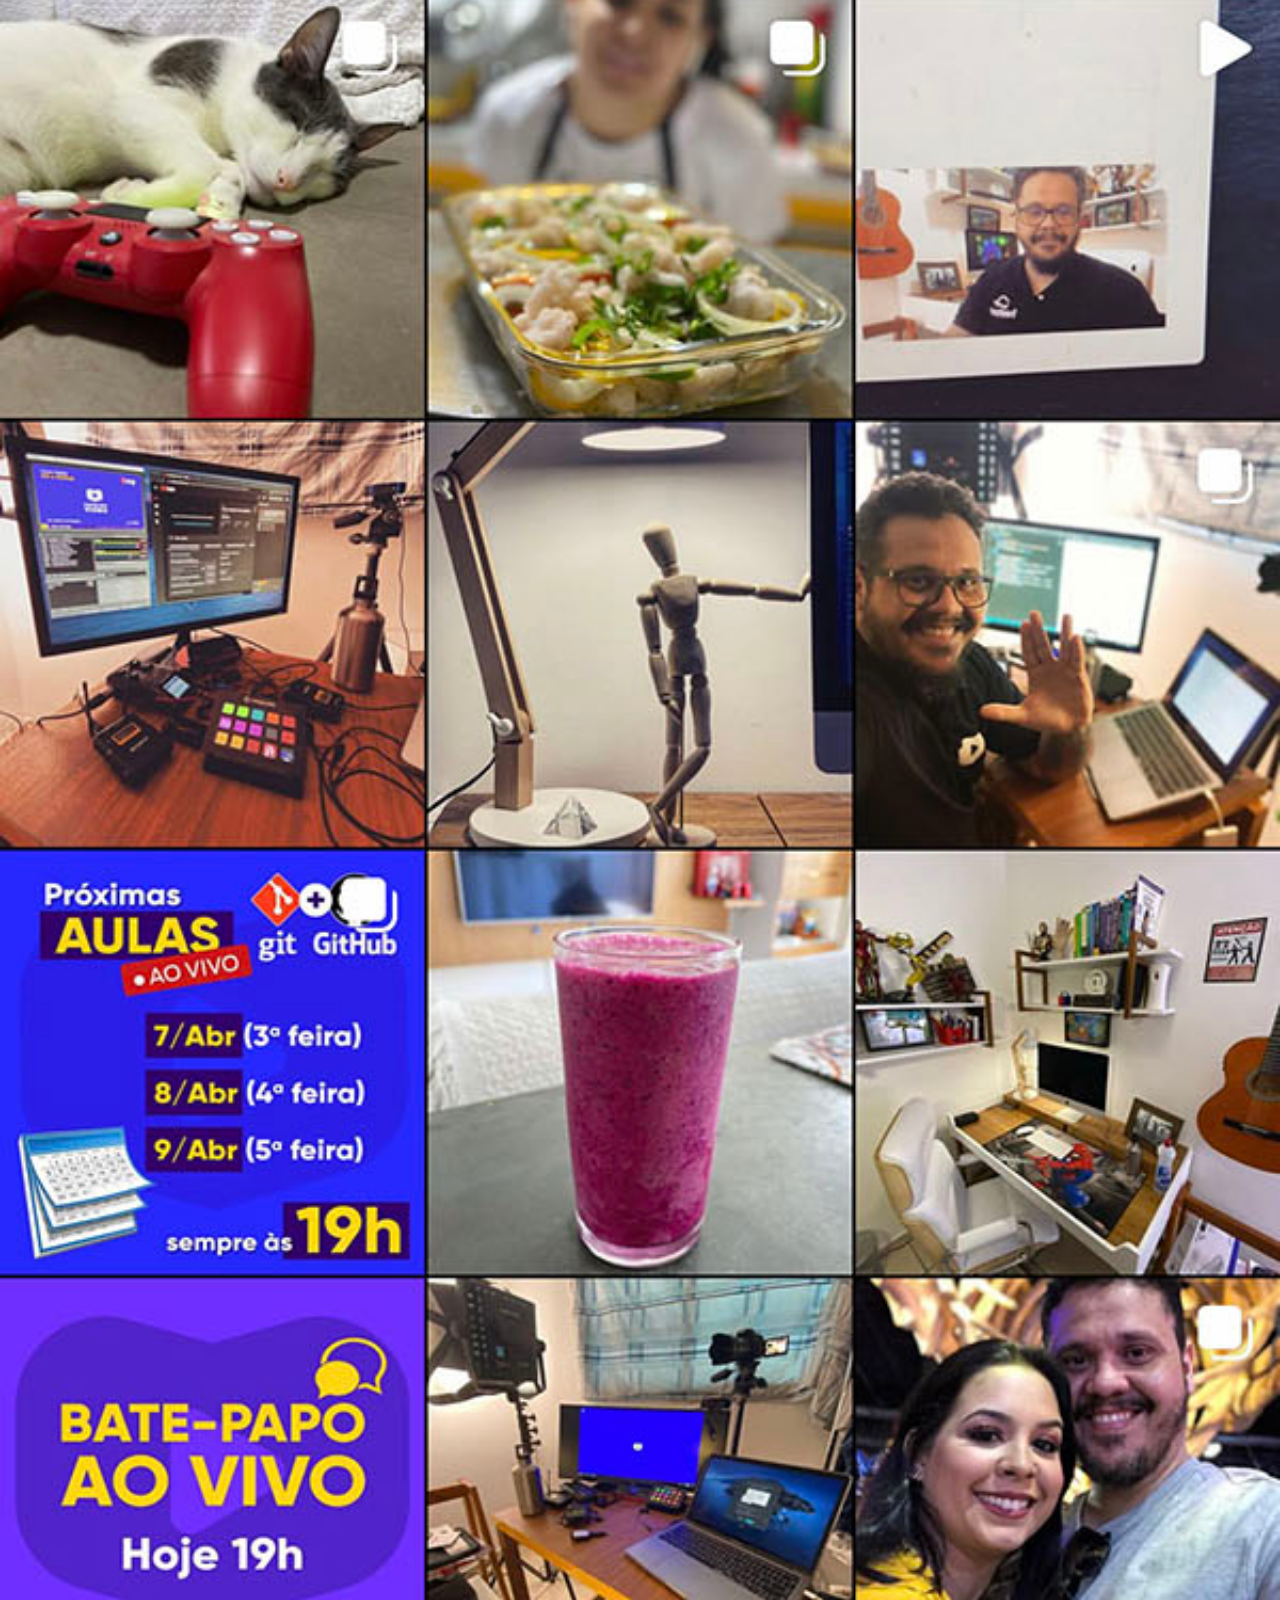
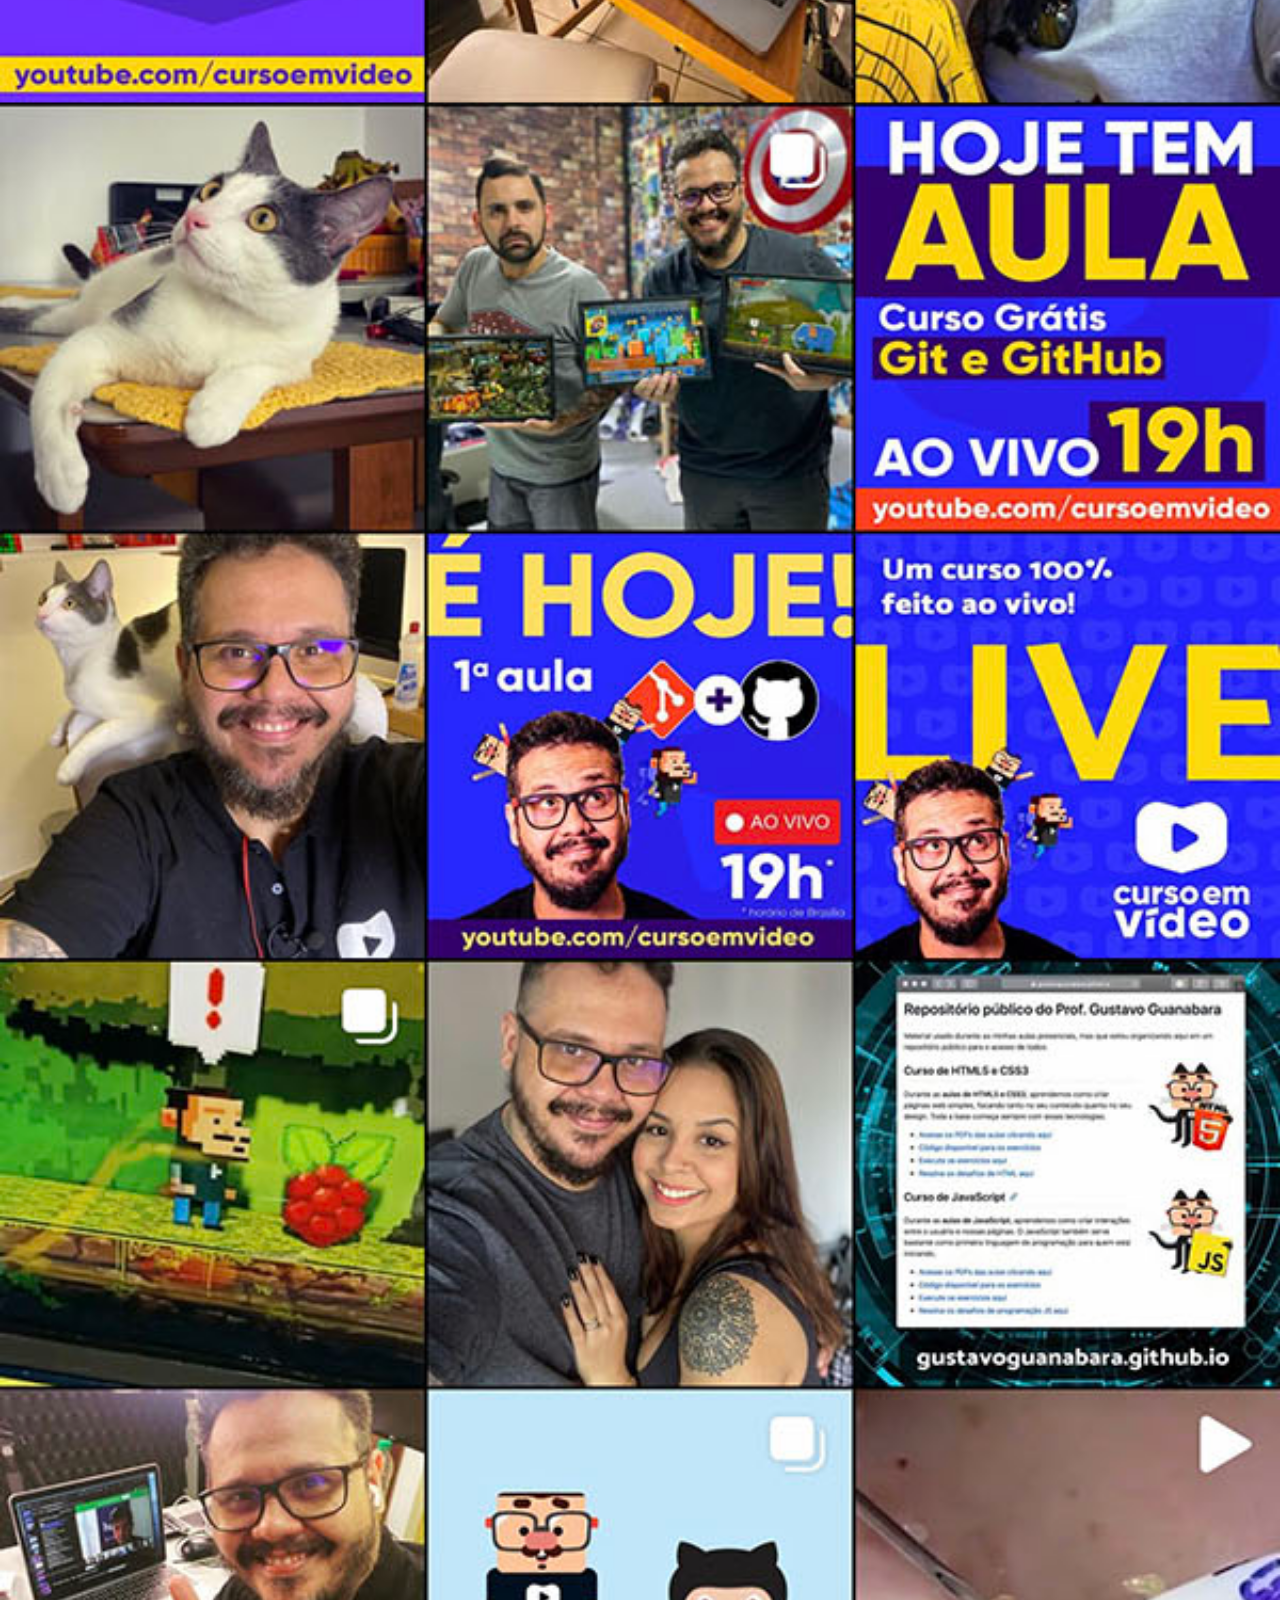
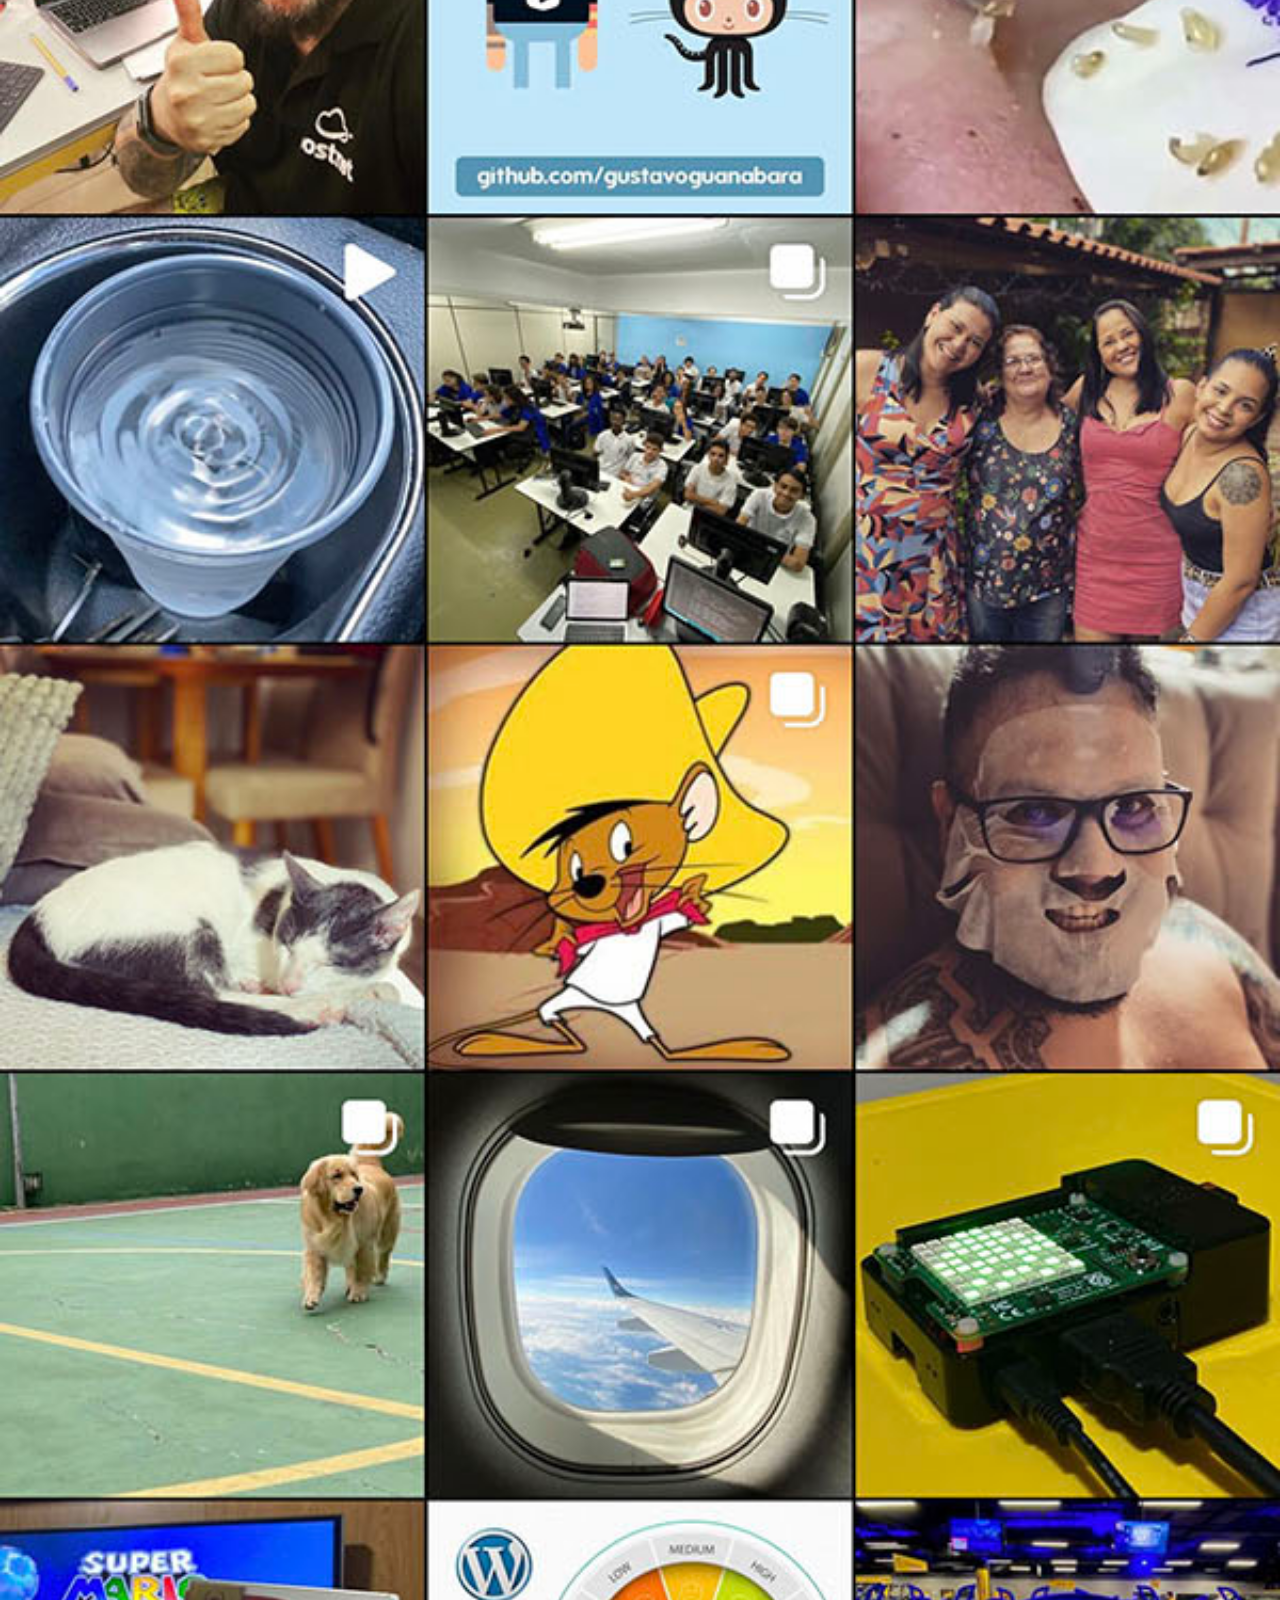
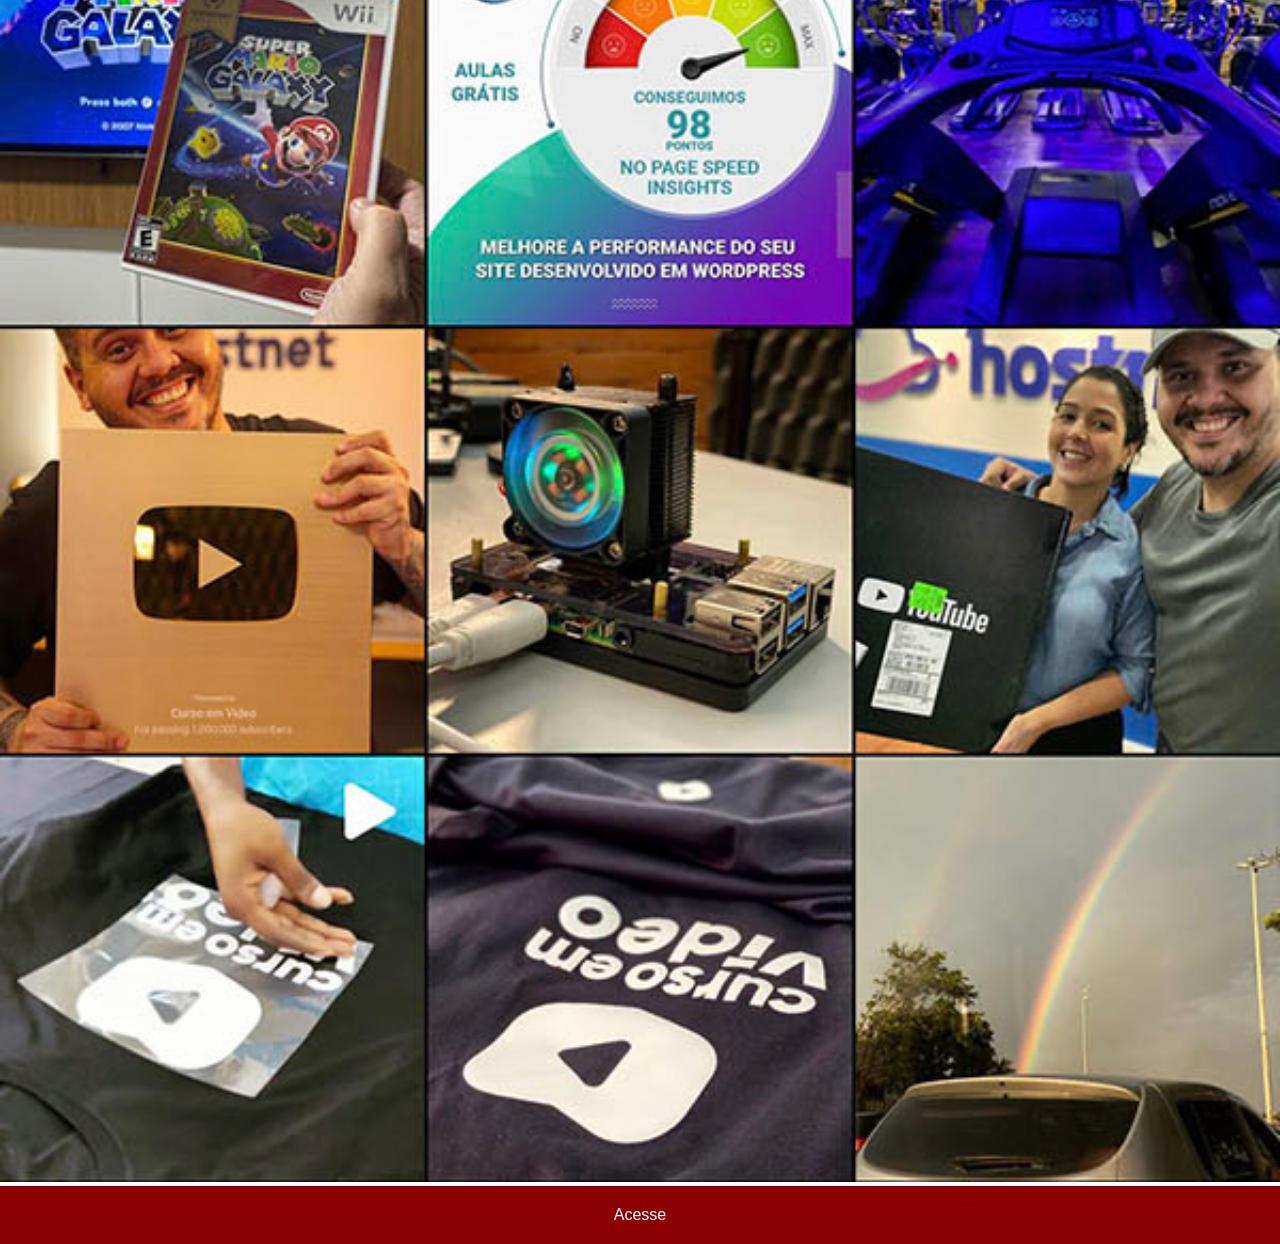
<file: instagram.html>
<!DOCTYPE html>
<html lang="pt-br">
<head>
    <meta charset="UTF-8">
    <meta name="viewport" content="width=device-width, initial-scale=1.0">
    <title>instagram</title>
    <link rel="stylesheet" href="estilos/social.css">
</head>
<body>
    <img src="imagens/tela-instagram.jpg" alt="instagram">
    <a href="instagram.com" target="_blank">Acesse</a>
</body>
</html>
</file>
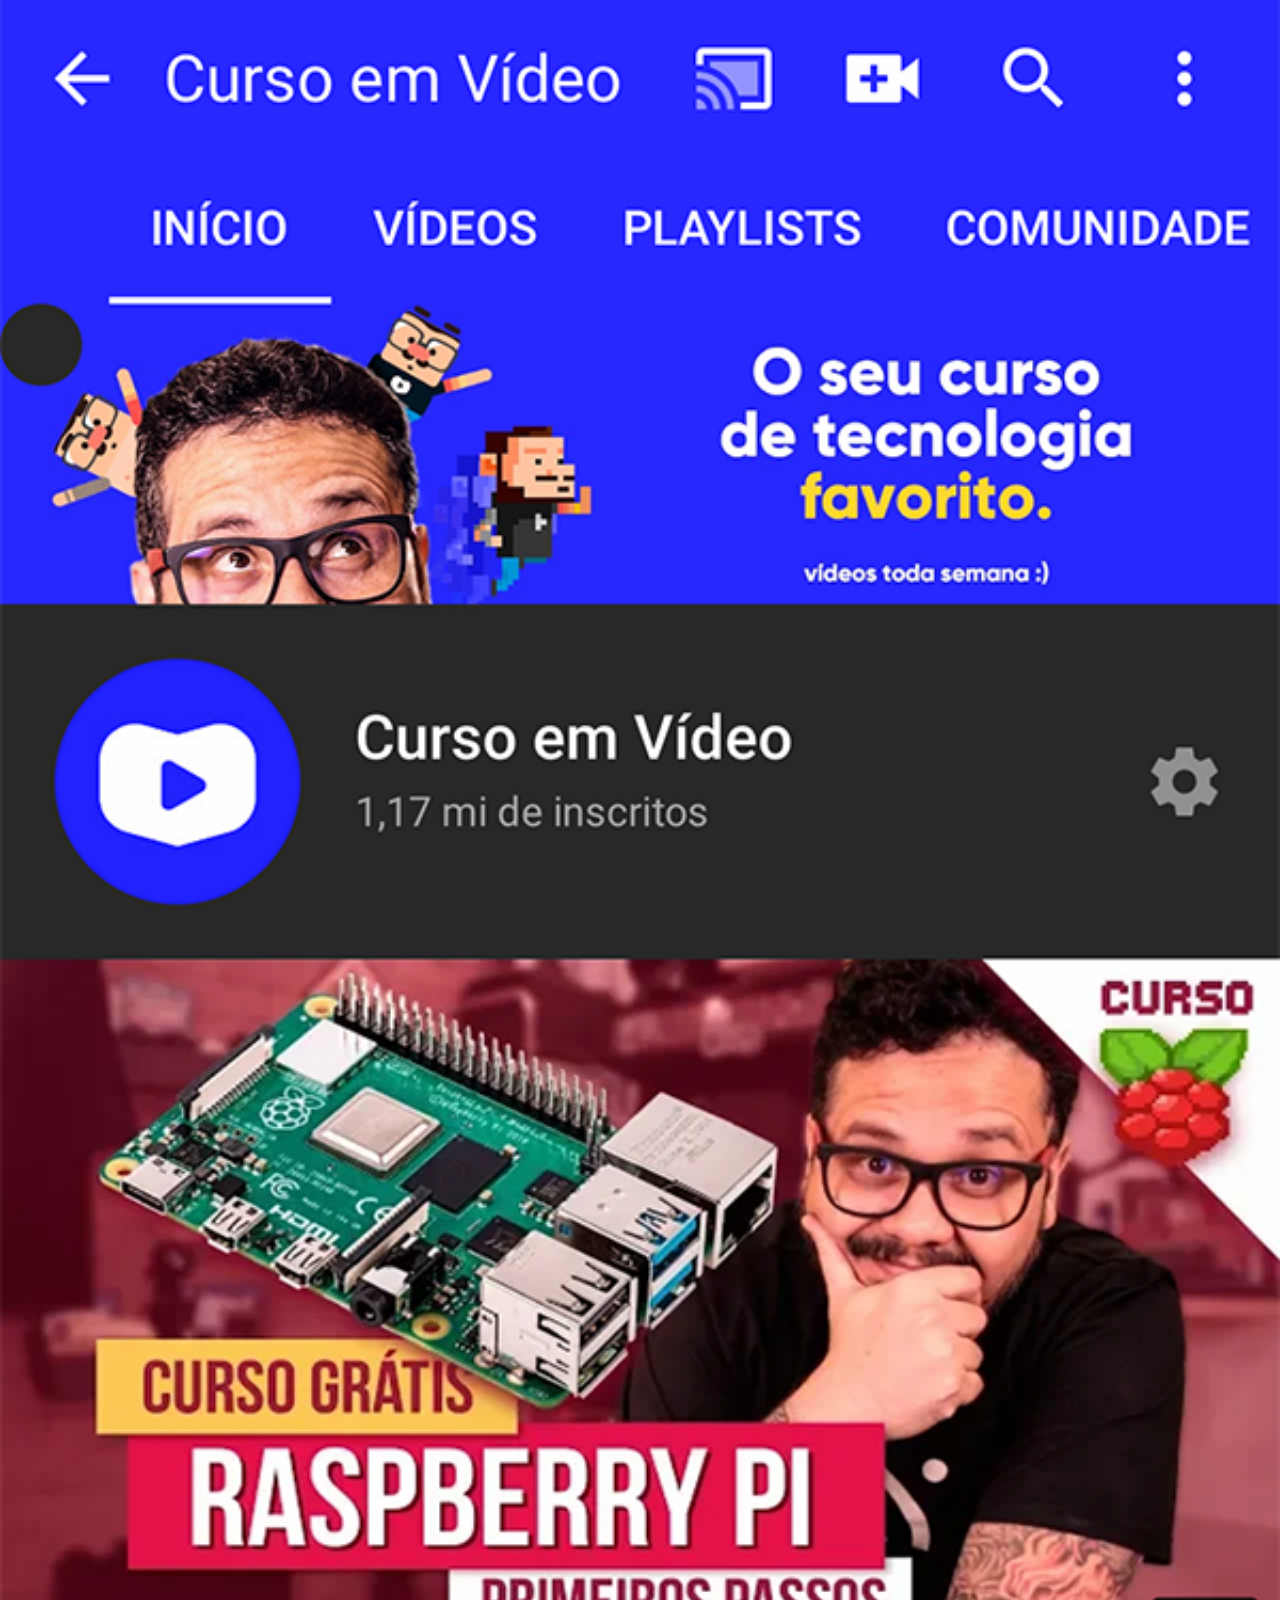
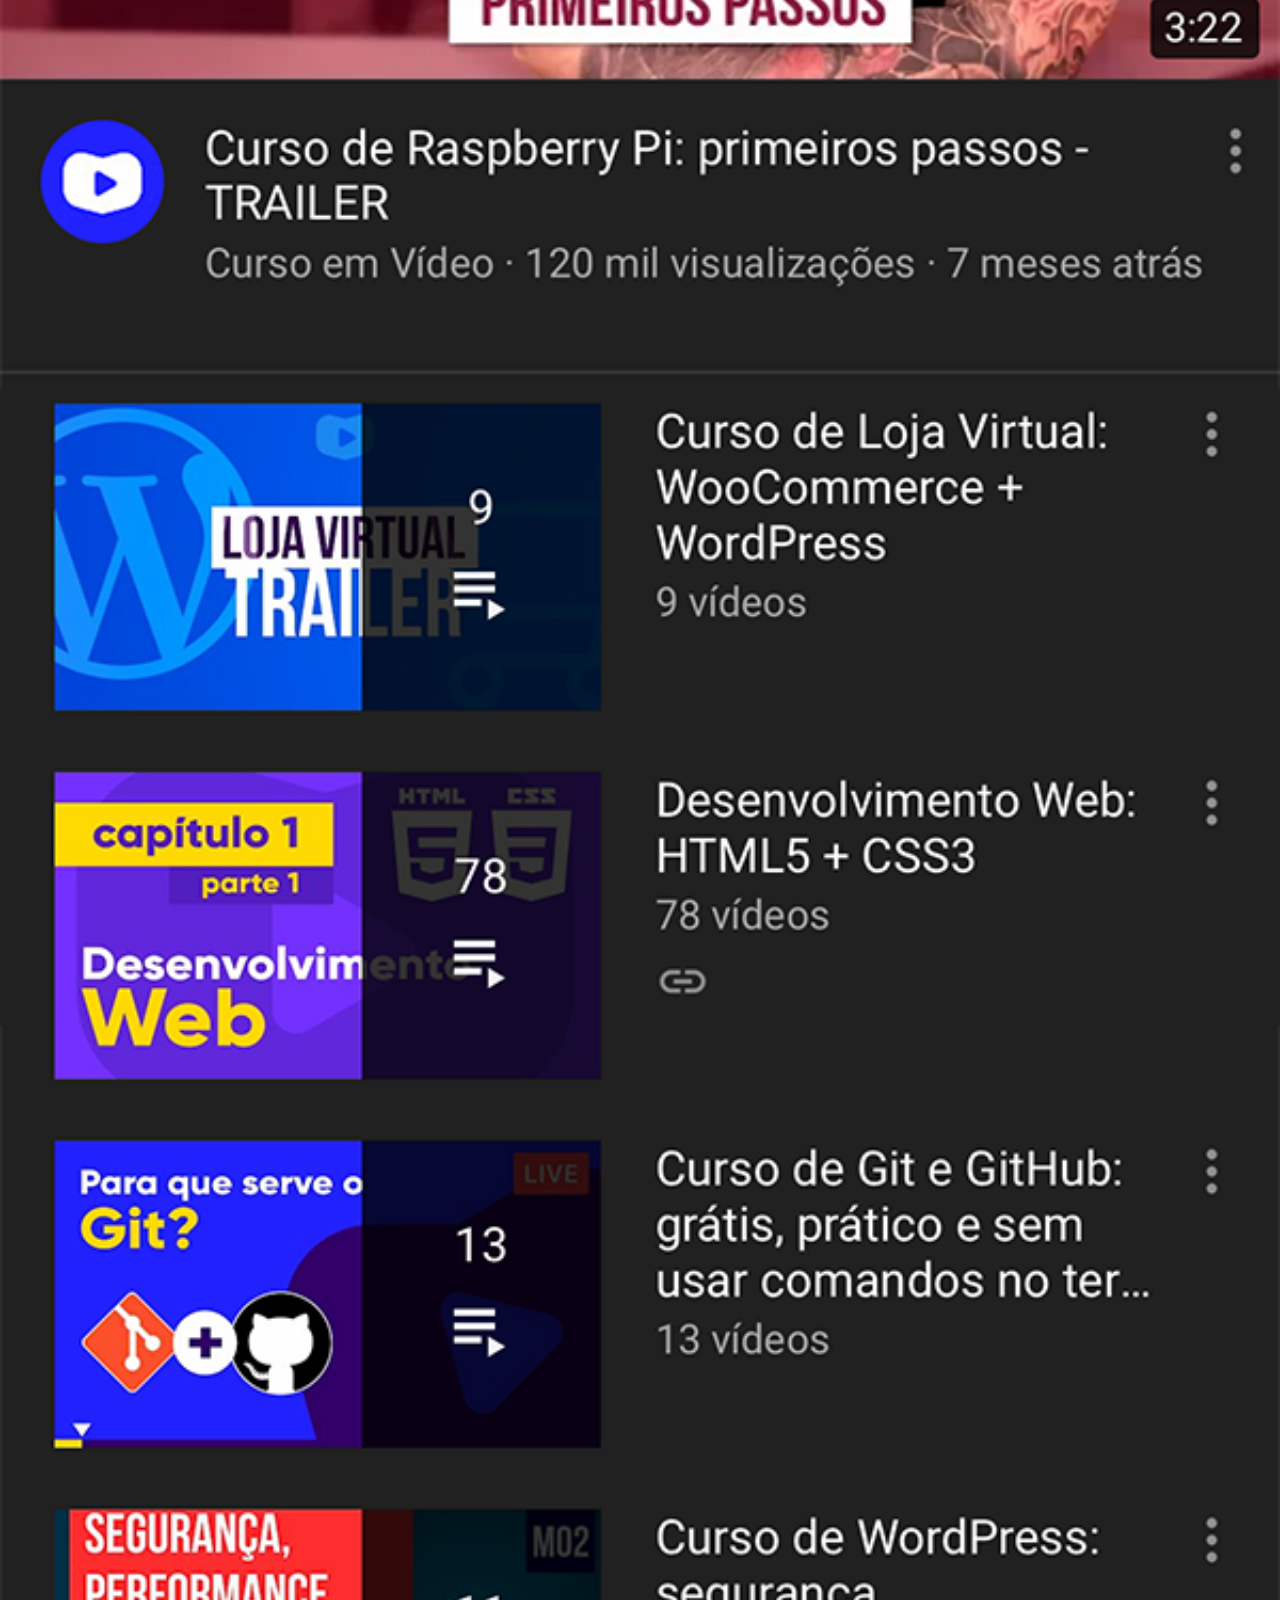
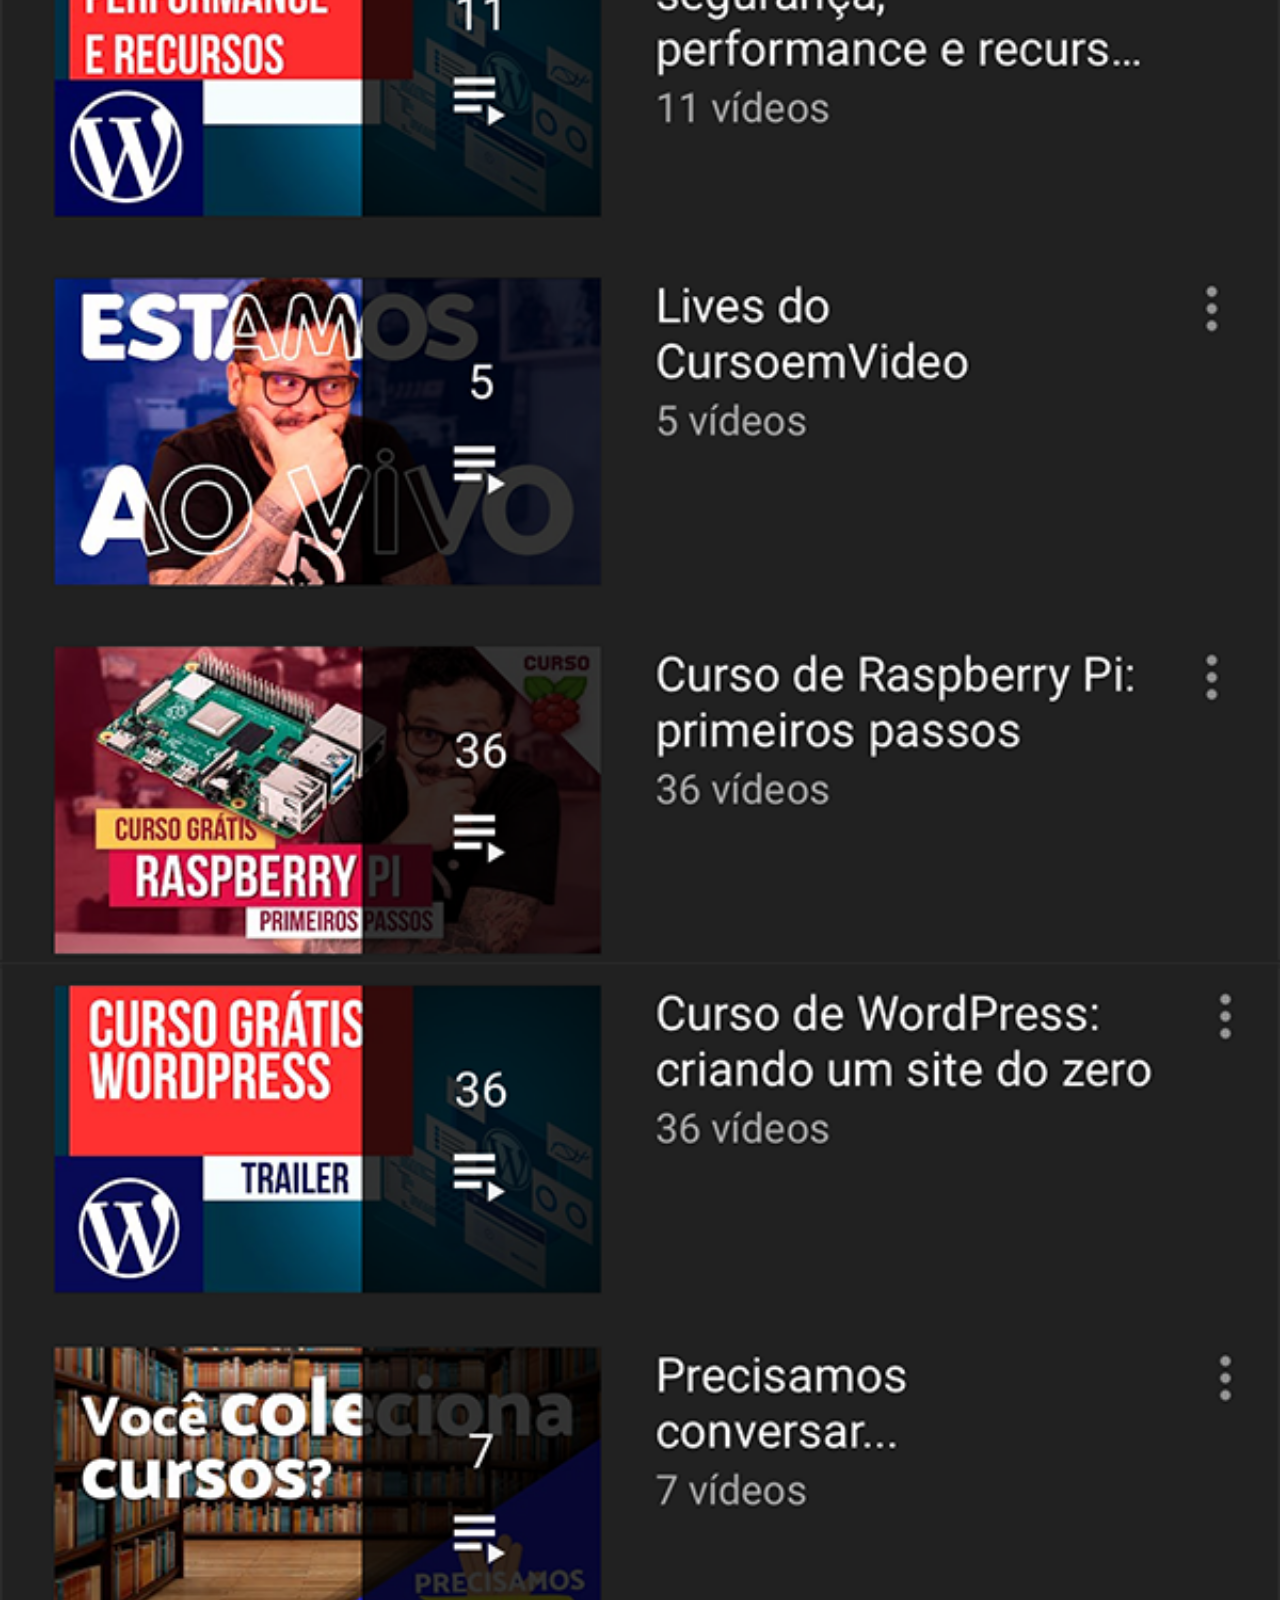
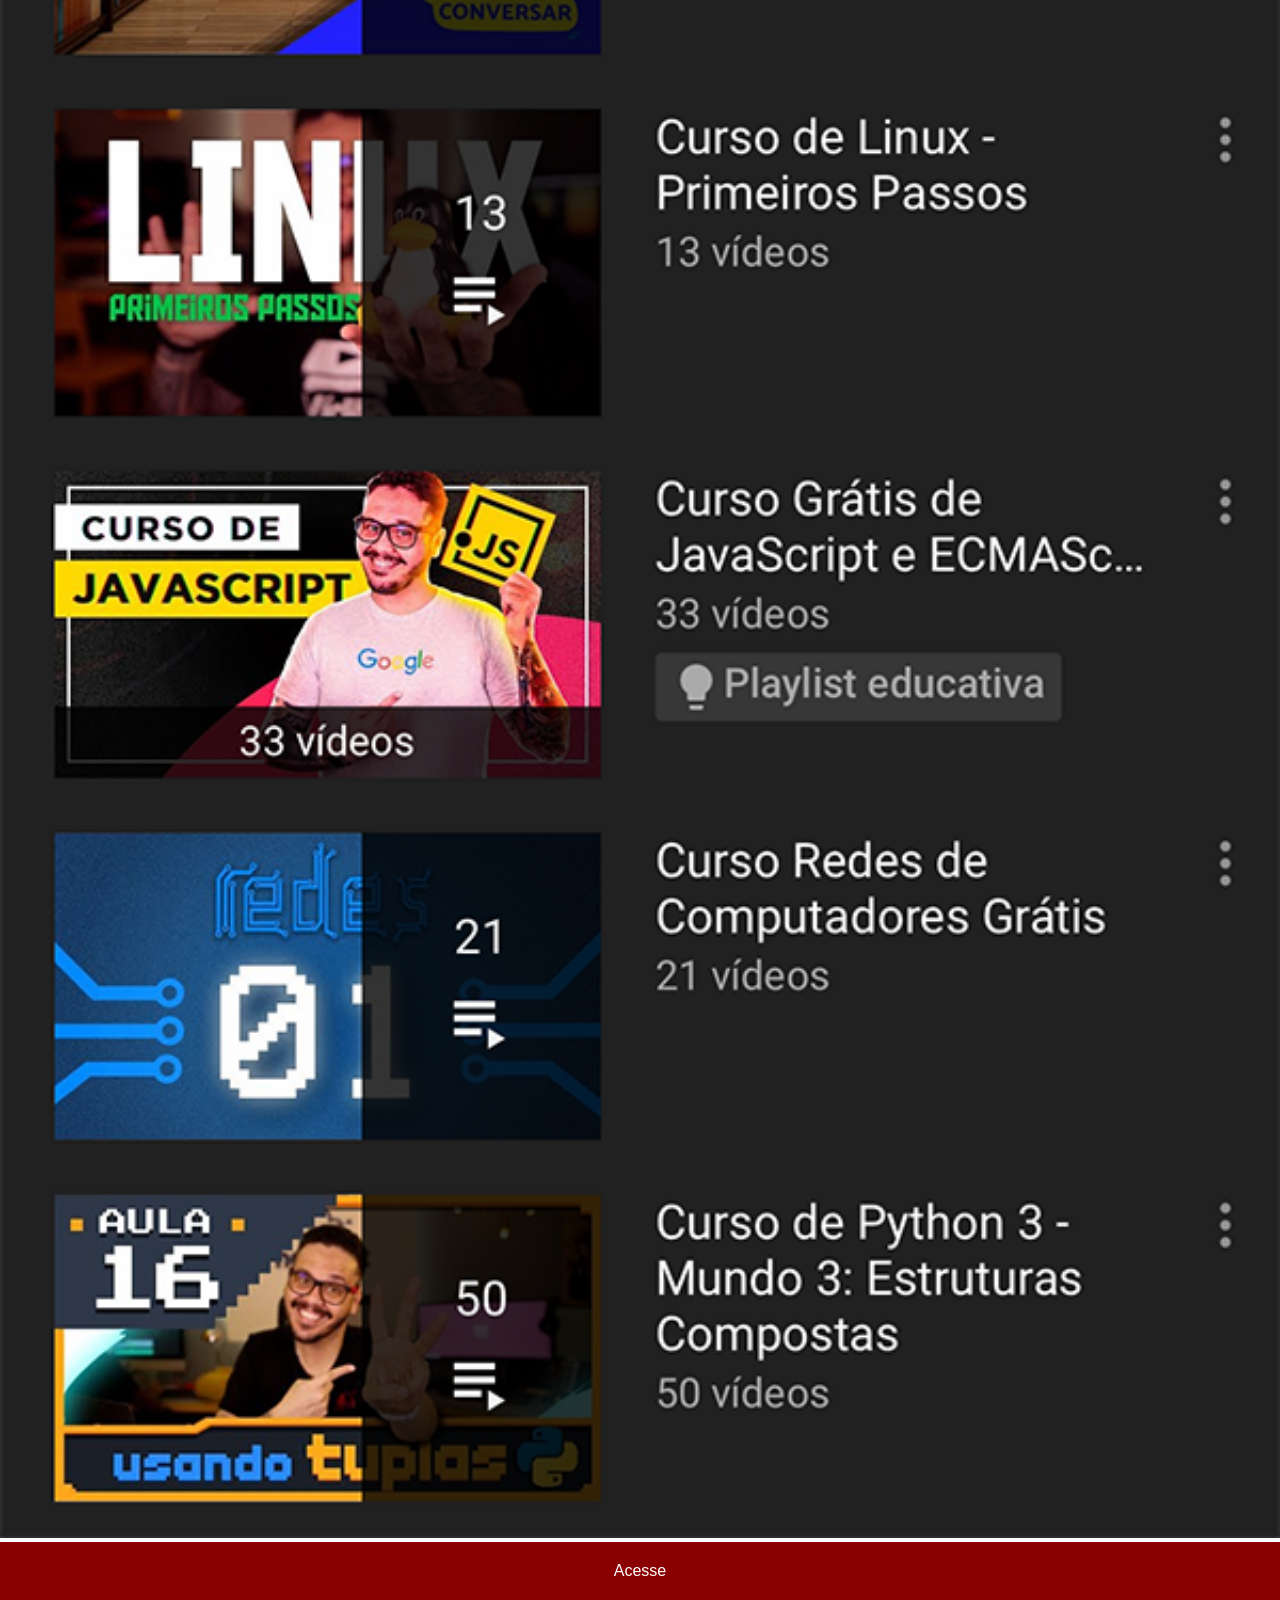
<file: youtube.html>
<!DOCTYPE html>
<html lang="pt-br">
<head>
    <meta charset="UTF-8">
    <meta name="viewport" content="width=device-width, initial-scale=1.0">
   <link rel="stylesheet" href="estilos/social.css">
</head>
<body>
    <img src="imagens/tela-youtube.png" alt="Youtube">
    <a href="https://www.youtube.com/user/cursoemvideo/playlists" target="_blank">Acesse</a>
</body>
</html>
</file>
<file: estilos/style.css>
@charset "UTF-8";

* {
    margin: 0px;
    padding: 0px;
    font-family: Arial, Helvetica, sans-serif;
}

body, html {
    height: 100vh;
    width: 100vw;
    background-color: black;
}

body {
    background: url('../imagens/fundo-madeira.jpg') no-repeat top center;
    background-size: cover;
    background-attachment: fixed;
}

main {
    height: 95vh;
    position: relative;
}

section#telefone {
    position: absolute;
    top: 50%;
    left: 50%;
    transform: translate(-50%, -50%);

    height: 627px;
    width: 311px;
    background: blue;
    background: url(../imagens/frame-iphone.png) no-repeat;
}

iframe#tela {
    position: relative;
    top: 80px;
    left: 22px;
    width: 267px;
    height: 471px;
}

section#redes-sociais {
    text-align: right;
}

section#redes-sociais img {
    width: 50px;
    margin: 10px;
    border-radius: 50%;
    box-shadow: 2px 2px 5px rgba(0, 0, 0, 0.384);
    box-sizing: border-box;
}

section#redes-sociais img:hover {
    border: 2px solid rgba(255, 255, 255, 0.534);
    transform: translate(-3px, -3px);
    box-shadow: 5px 5px 10px rgba(0, 0, 0, 0.556);
    transition: transform 0.5s;
}
</file>
<file: estilos/social.css>
@charset "UTF-8";

* {
    margin: 0px;
    padding: 0px;
    font-family: Arial, Helvetica, sans-serif;
}

::-webkit-scrollbar {
    width: 0px;
    height: 0px;
}

img {
    width: 100vw;
}

a {
    display: block;
    background-color: darkred;
    color: white;
    padding: 20px;
    text-align: center;
    text-decoration: none;
}

a:hover {
    background-color: red;
}
</file>
